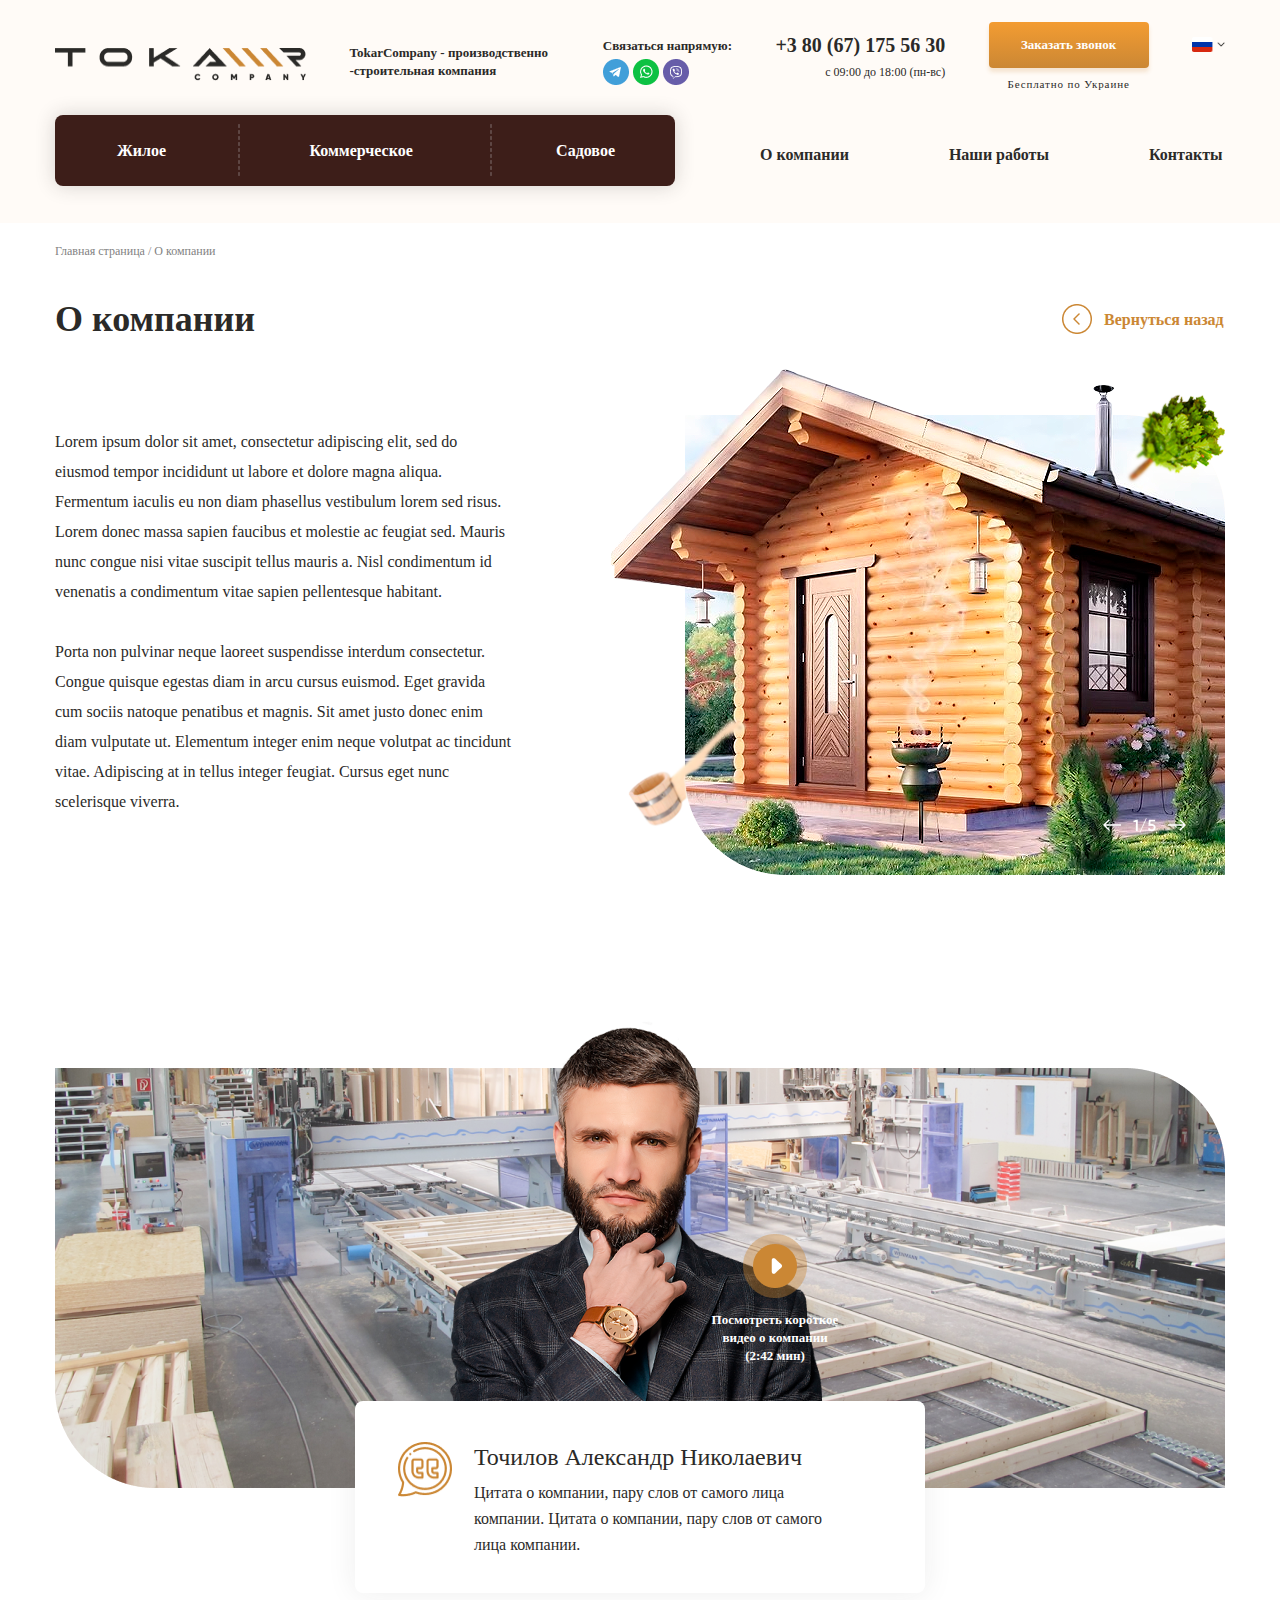
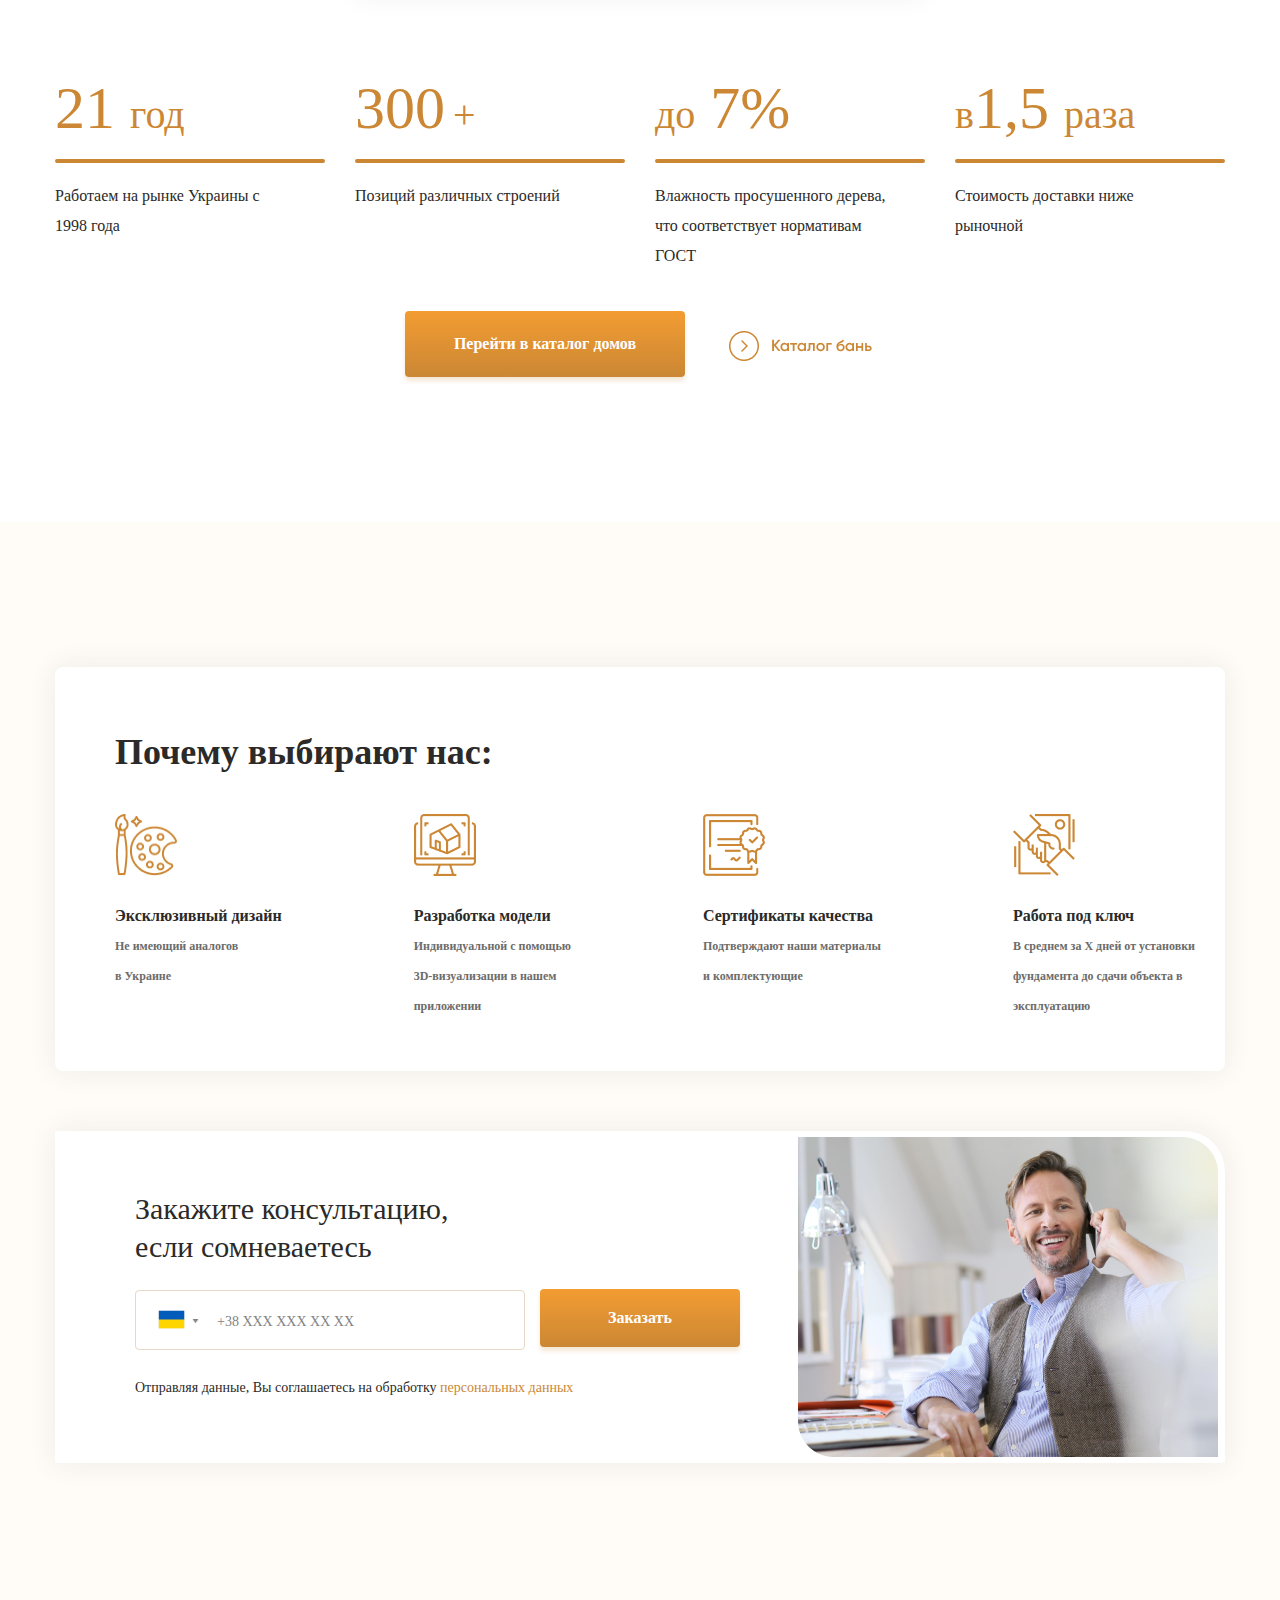
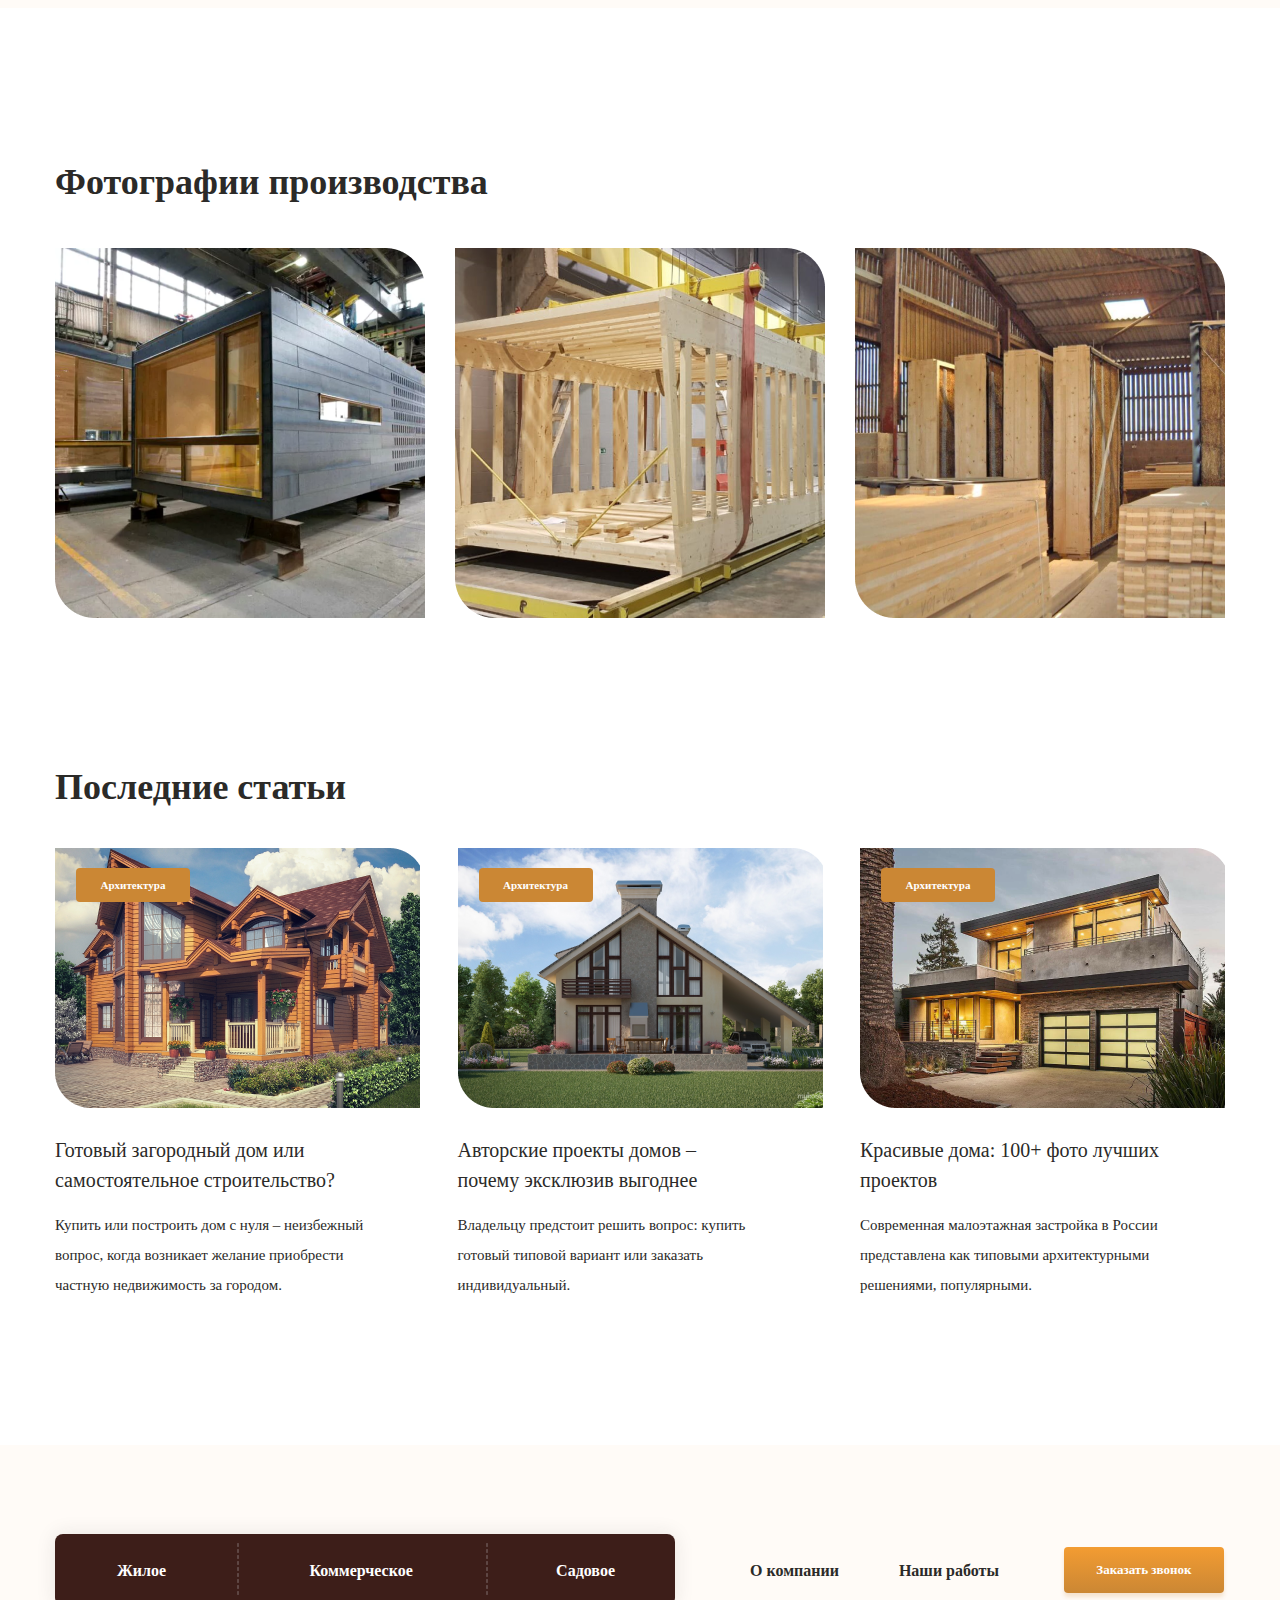
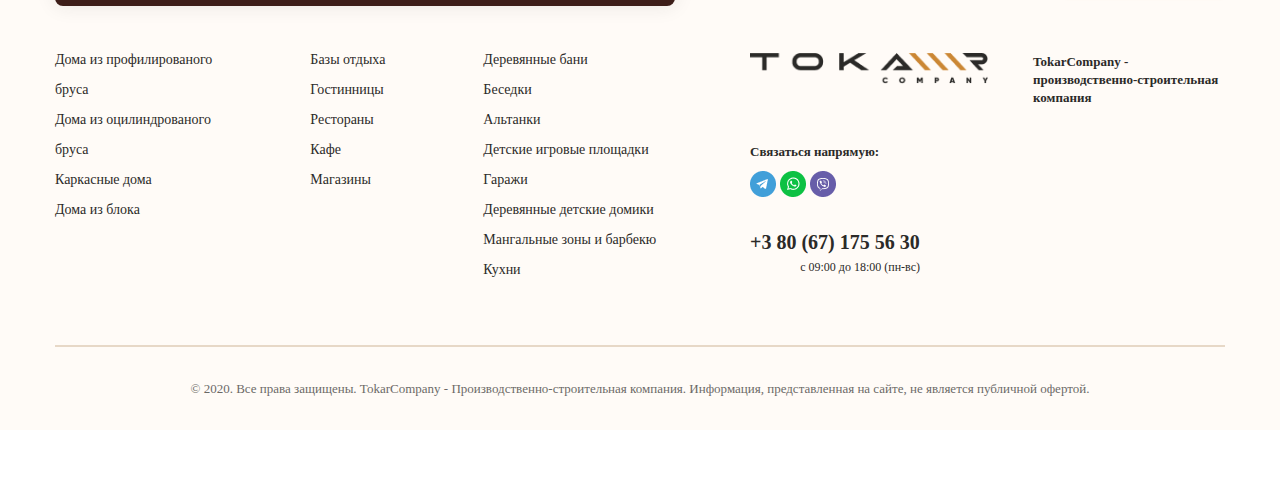
<file: index.html>
<!DOCTYPE html>
<html lang="en">

<head>
   <meta charset="UTF-8">
   <meta http-equiv="X-UA-Compatible" content="IE=edge">
   <meta name="viewport" content="width=device-width, initial-scale=1.0">
   <link rel="stylesheet" href="./css/main.min.css">
   <title>module-3 uy ishi-2</title>
</head>

<body>

   <!-- header-qismi -->
   <header class="header">
      <div class="container">
         <div class="header__inner">
            <!-- inner-text -->
            <div class="header__inner__text">
               <a class="logo-imgs" href="#">
                  <img class="logo-imgs" src="./img/logojon.png" alt="logo" width="251" height="33.1">
               </a>
               <div class="header__inner__card">
                  <p class="header__inner__card__copy">TokarCompany - производственно -строительная компания</p>
               </div>
               <div class="header__inner__card">
                  <p class="header__inner__card__copy2">Связаться напрямую:</p>
                  <div class="header__inner__card__imgs">
                     <a href="https://telegram.com"><img src="./img/Telegram.png" alt="teleglram" width="26"
                           height="26"></a>
                     <a href="https://whatsapp.com"><img src="./img/WhatsApp.png" alt="whatsapp" width="26"
                           height="26"></a>
                     <a href="https://viber.com"><img src="./img/вайбер.png" alt="vayber" width="26" height="26"></a>
                  </div>
               </div>
               <div class="header__inner__card">
                  <a href="tel:+380671755630" class="header__inner__card__copy__box">+3 80 (67) 175 56 30</a>
                  <p class="header__inner__card__copy__next">с 09:00 до 18:00 (пн-вс)</p>
               </div>
               <div class="header__inner__card">
                  <button class="header__inner__card__btn">Заказать звонок</button>
                  <p class="header__inner__card__show">Бесплатно по Украине</p>
               </div>
               <img class="tillar" src="./img/tilni-tanlash.png" alt="tillar" width="33" height="15">
            </div>

            <!-- inner-box -->
            <div class="header__inner__box">
               <div class="header__inner__box__card">
                  <p class="header__inner__box__card__span">
                     <a href="" class="header__inner__box__card__span__link">Жилое</a>
                  </p>
                  <p class="header__inner__box__card__span">
                     <a href="" class="header__inner__box__card__span__link">Коммерческое</a>
                  </p>
                  <p class="header__inner__box__card__span">
                     <a href="" class="header__inner__box__card__span__link">Садовое</a>
                  </p>
               </div>
               <ul class="header__inner__box__list">
                  <li class="header__inner__box__list__item">
                     <a href="" class="header__inner__box__list__item__link">О компании</a>
                  </li>
                  <li class="header__inner__box__list__item">
                     <a href="catalog.html" class="header__inner__box__list__item__link">Наши работы</a>
                  </li>
                  <li class="header__inner__box__list__item">
                     <a href="contact.html" class="header__inner__box__list__item__link">Контакты</a>
                  </li>
               </ul>
            </div>
         </div>
      </div>
   </header>

   <main>

      <!-- hero-qismi -->
      <section>
         <div class="container">
            <div class="hero__inner">
               <div class="hero__inner__card">
                  <p class="hero__inner__card__copy">Главная страница / О компании</p>
                  <h3 class="hero__inner__card__title">
                     <a href="#" class="hero__inner__card__title__link">О компании</a>
                  </h3>
                  <p class="hero__inner__copy">
                     Lorem ipsum dolor sit amet, consectetur adipiscing elit, sed do eiusmod tempor incididunt ut labore
                     et dolore magna aliqua. Fermentum iaculis eu non diam phasellus vestibulum lorem sed risus. Lorem
                     donec massa sapien faucibus et molestie ac feugiat sed. Mauris nunc congue nisi vitae suscipit
                     tellus mauris a. Nisl condimentum id venenatis a condimentum vitae sapien pellentesque habitant.
                     <br> <br>
                     Porta non pulvinar neque laoreet suspendisse interdum consectetur. Congue quisque egestas diam in
                     arcu cursus euismod. Eget gravida cum sociis natoque penatibus et magnis. Sit amet justo donec enim
                     diam vulputate ut. Elementum integer enim neque volutpat ac tincidunt vitae. Adipiscing at in
                     tellus integer feugiat. Cursus eget nunc scelerisque viverra.
                  </p>
               </div>

               <div class="hero__inner__text">
                  <div class="hero__inner__text__card">
                     <a href="#" class="hero__inner__text__card__imgs">
                        <img class="hero__inner__text__card__imgs" src="./img/nazat-ikon.png" alt="ikon" width="30"
                           height="30">
                     </a>
                     <p class="hero__inner__text__span">
                        <a href="#" class="hero__inner__text__span__link">Вернуться назад</a>
                     </p>
                  </div>
                  <img src="./img/hero-img.png" alt="hero" class="hero__inner__text__imgs" width="615" height="506">
               </div>
            </div>
         </div>
      </section>

      <!-- about-qismi -->
      <section>
         <div class="container">
            <div class="about__inner">
               <div class="about__inner__card">
                  <img src="./img/vide-player.png" alt="player" class="about__inner__card__imgs" width="64" height="64">
                  <p class="about__inner__card__copy">Посмотреть короткое видео о компании (2:42 мин)</p>
               </div>
            </div>
            <div class="about__inner__text">
               <img src="./img/tochilov.png" alt="rasm" width="54" height="55">
               <div>
                  <h4 class="about__inner__text__title">Точилов Александр Николаевич</h4>
                  <p class="about__inner__text__copy">
                     Цитата о компании, пару слов от самого лица компании. Цитата о компании, пару слов от самого лица
                     компании.
                  </p>
               </div>
            </div>
         </div>
      </section>

      <!-- interest-qismi -->
      <section>
         <div class="container">
            <div class="interest__inner">
               <div class="interest__inner__card">
                  <div class="interest__inner__card__text">
                     <p class="interest__inner__card__text__copy">
                        21 <span class="interest__inner__card__text__copy__span">год</span>
                     </p>
                     <hr class="interest__inner__card__text__hr">
                     <p class="interest__inner__card__text__next">Работаем на рынке Украины с 1998 года</p>
                  </div>
                  <div class="interest__inner__card__text">
                     <p class="interest__inner__card__text__copy">
                        300<span class="interest__inner__card__text__copy__s">+</span>
                     </p>
                     <hr class="interest__inner__card__text__hr">
                     <p class="interest__inner__card__text__next">Позиций различных строений</p>
                  </div>
                  <div class="interest__inner__card__text">
                     <p class="interest__inner__card__text__copy">
                        <span class="interest__inner__card__text__copy__span">дo</span> 7%
                     </p>
                     <hr class="interest__inner__card__text__hr">
                     <p class="interest__inner__card__text__next">Влажность просушенного дерева, что соответствует
                        нормативам ГОСТ</p>
                  </div>
                  <div class="interest__inner__card__text">
                     <p class="interest__inner__card__text__copy">
                        <span class="interest__inner__card__text__copy__span">в</span>1,5
                        <span class="interest__inner__card__text__copy__span">раза</span>
                     </p>
                     <hr class="interest__inner__card__text__hr">
                     <p class="interest__inner__card__text__next">Стоимость доставки ниже рыночной</p>
                  </div>
               </div>
               <div class="interest__inner__box">
                  <div><button class="interest__inner__box__btn">Перейти в каталог домов</button></div>
                  <div class="interest__inner__box__link">
                     <a href="#">
                        <img src="./img/Каталог бань.png" alt="rasm" width="143" height="30">
                     </a>
                  </div>
               </div>
            </div>
         </div>
      </section>

      <!-- design-qismi -->
      <section class="design">
         <div class="container">
            <div class="design__inner">
               <div class="design__inner__card">
                  <h2 class="design__inner__card__title">Почему выбирают нас:</h2>
                  <div class="design__inner__card__show">
                     <div class="design__inner__card__text">
                        <img src="./img/dizayin-rabotiy.png" alt="rasm" width="62" height="62">
                        <h4 class="design__inner__card__text__title">Эксклюзивный дизайн</h4>
                        <p class="design__inner__card__text__copy">Не имеющий аналогов <br> в Украине</p>
                     </div>
                     <div class="design__inner__card__text">
                        <img src="./img/разбородка-модели.png" alt="rasm" width="62" height="62">
                        <h4 class="design__inner__card__text__title">Разработка модели</h4>
                        <p class="design__inner__card__text__copy">Индивидуальной с помощью <br> 3D-визуализации в нашем
                           <br> приложении
                        </p>
                     </div>
                     <div class="design__inner__card__text">
                        <img src="./img/кочества.png" alt="rasm" width="62" height="62">
                        <h4 class="design__inner__card__text__title">Сертификаты качества</h4>
                        <p class="design__inner__card__text__copy">Подтверждают наши материалы <br> и комплектующие</p>
                     </div>
                     <div class="design__inner__card__text">
                        <img src="./img/кяюч.png" alt="rasm" width="62" height="62">
                        <h4 class="design__inner__card__text__title">Работа под ключ</h4>
                        <p class="design__inner__card__text__copy"> В среднем за Х дней от установки <br> фундамента до
                           сдачи объекта в <br> эксплуатацию</p>
                     </div>
                  </div>
               </div>

               <div class="design__inner__box">
                  <h3 class="design__inner__box__title">Закажите консультацию, если сомневаетесь</h3>
                  <div class="design__inner__box__text">
                     <div class="design__inner__box__text__next">
                        <img src="./img/bayroq.png" alt="bayroq" width="29" height="21">
                        <div class="strelka"><img src="./img/Polygon.png" alt="strelka" width="7" height="4"></div>
                        <p class="design__inner__box__text__next__copy">+38 XXX XXX XX XX</p>
                     </div>
                     <button class="design__inner__box__text__btn">Заказать</button>
                  </div>
                  <p class="design__inner__box__copy">
                     Отправляя данные, Вы соглашаетесь на обработку
                     <span class="design__inner__box__copy__span">персональных данных</span>
                  </p>
               </div>
            </div>
         </div>
      </section>

      <!-- results-qismi -->
      <section>
         <div class="container">
            <div class="results__inner">
               <h3 class="results__inner__title">Фотографии производства</h3>
               <div class="results__inner__card">
                  <img src="./img/one.png" alt="rsam" width="370" height="370">
                  <img src="./img/twoo.png" alt="rsam" width="370" height="370">
                  <img src="./img/three.png" alt="rsam" width="370" height="370">
               </div>
               <h3 class="results__inner__title1">Последние статьи</h3>
               <div class="results__inner__card">
                  <div class="results__inner__card__text">
                     <button class="results__inner__card__text__btn"> Архитектура</button>
                     <h4 class="results__inner__card__text__title">
                        Готовый загородный дом или самостоятельное строительство?
                     </h4>
                     <p class="results__inner__card__text__copy">
                        Купить или построить дом с нуля – неизбежный вопрос, когда возникает желание приобрести частную
                        недвижимость за городом.
                     </p>
                  </div>
                  <div class="results__inner__card__box">
                     <button class="results__inner__card__text__btn"> Архитектура</button>
                     <h4 class="results__inner__card__text__title">
                        Авторские проекты домов – почему эксклюзив выгоднее
                     </h4>
                     <p class="results__inner__card__text__copy">
                        Владельцу предстоит решить вопрос: купить готовый типовой вариант или заказать индивидуальный.
                     </p>
                  </div>
                  <div class="results__inner__card__show">
                     <button class="results__inner__card__text__btn"> Архитектура</button>
                     <h4 class="results__inner__card__text__title">
                        Красивые дома: 100+ фото лучших проектов
                     </h4>
                     <p class="results__inner__card__text__copy">
                        Современная малоэтажная застройка в России представлена как типовыми архитектурными решениями,
                        популярными.
                     </p>
                  </div>
               </div>
            </div>
         </div>
      </section>

   </main>

   <!-- footer-qismi -->
   <footer class="footer">
      <div class="container">
         <div class="footer__inner">
            <div class="footer__inner__card">
               <div class="footer__inner__card__text">
                  <div class="footer__inner__card__text__name">
                     <a href="#" class="footer__inner__card__text__name__link">Жилое</a>
                     <a href="#" class="footer__inner__card__text__name__link">Коммерческое</a>
                     <a href="#" class="footer__inner__card__text__name__link">Садовое</a>
                  </div>
                  <ul class="footer__inner__card__text__list">
                     <li class="footer__inner__card__text__list__item">
                        Дома из профилированого <br> бруса <br>
                        Дома из оцилиндрованого <br> бруса <br>
                        Каркасные дома <br>
                        Дома из блока
                     </li>
                     <li class="footer__inner__card__text__list__item">
                        Базы отдыха <br>
                        Гостинницы <br>
                        Рестораны <br>
                        Кафе <br>
                        Магазины
                     </li>
                     <li class="footer__inner__card__text__list__item">
                        Деревянные бани <br>
                        Беседки <br>
                        Альтанки <br>
                        Детские игровые площадки <br>
                        Гаражи <br>
                        Деревянные детские домики <br>
                        Мангальные зоны и барбекю <br>
                        Кухни
                     </li>
                  </ul>
               </div>

               <div class="footer__inner__card__text">
                  <div class="footer__inner__card__text__both">
                     <p class="footer__inner__card__text__both__copy">
                        <a href="" class="footer__inner__card__text__both__copy__link">О компании</a>
                     </p>
                     <p class="footer__inner__card__text__both__copy">
                        <a href="" class="footer__inner__card__text__both__copy__link">Наши работы</a>
                     </p>
                     <button class="footer__inner__card__text__btn">Заказать звонок</button>
                  </div>
                  <div class="footer__inner__card__text__show">
                     <a href="#">
                        <img src="./img/logojon.png" alt="logo" width="238" height="31" class="footer__imgs">
                     </a>
                     <p class="footer__inner__card__text__show__copy">
                        TokarCompany - производственно-строительная компания
                     </p>
                  </div>
                  <p class="footer__inner__card__text__copy">Связаться напрямую:</p>
                  <div class="footer__logo__img">
                     <a href="https://teleglram.com">
                        <img src="./img/Telegram.png" alt="rasm" width="26" height="26"
                           class="footer__inner__card__img">
                     </a>
                     <a href="https://whatsapp.com">
                        <img src="./img/WhatsApp.png" alt="rasm" width="26" height="26"
                           class="footer__inner__card__img">
                     </a>
                     <a href="https://viber.com">
                        <img src="./img/вайбер.png" alt="rasm" width="26" height="26" class="footer__inner__card__img">
                     </a>
                     <p class="footer__logo__img__tel">
                        <a href="tel:+380671755630" class="footer__logo__img__tel">+3 80 (67) 175 56 30</a>
                     </p>
                     <p class="footer__inner__copy__copy">с 09:00 до 18:00 (пн-вс)</p>
                  </div>
               </div>
            </div>
            <hr class="footer__inner__hr">
            <p class="footer__inner__copy">© 2020. Все права защищены. TokarCompany - Производственно-строительная
               компания. Информация, представленная на сайте, не является публичной офертой.</p>
         </div>
      </div>
   </footer>

</body>

</html>
</file>
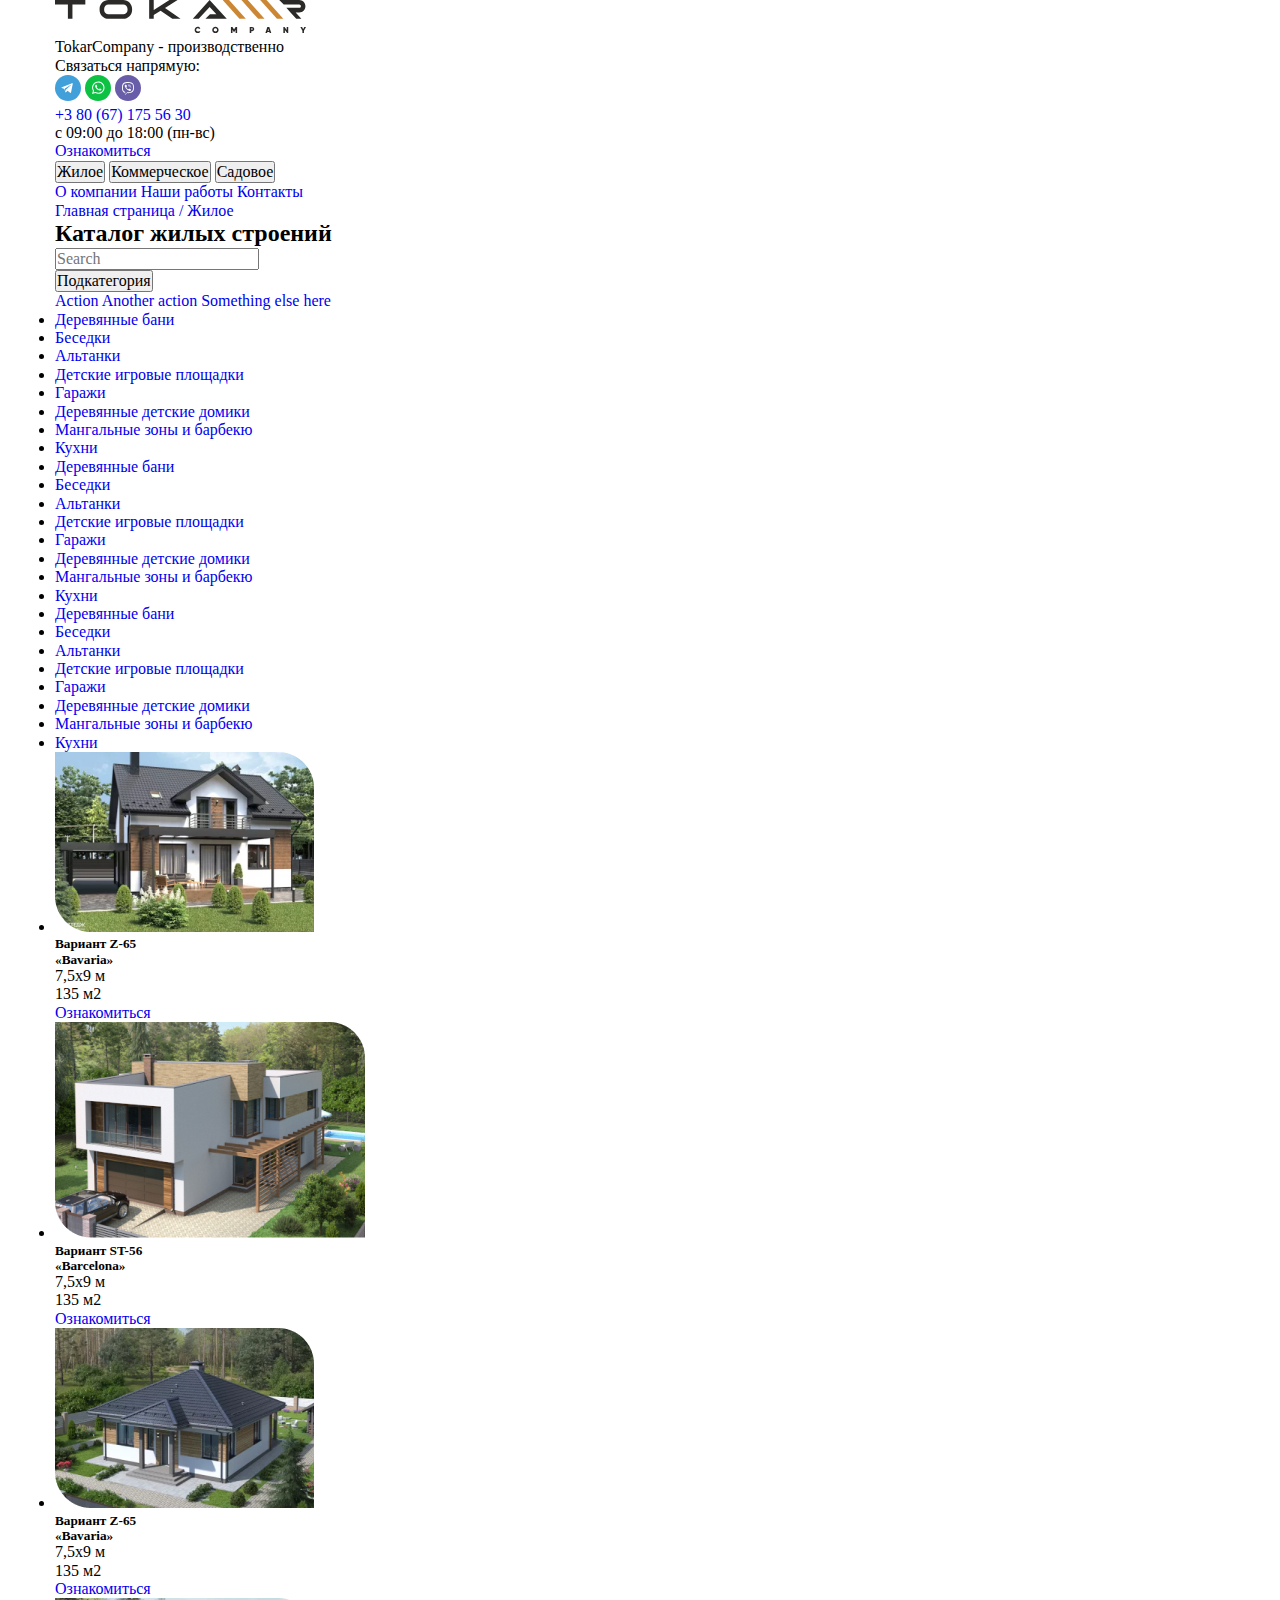
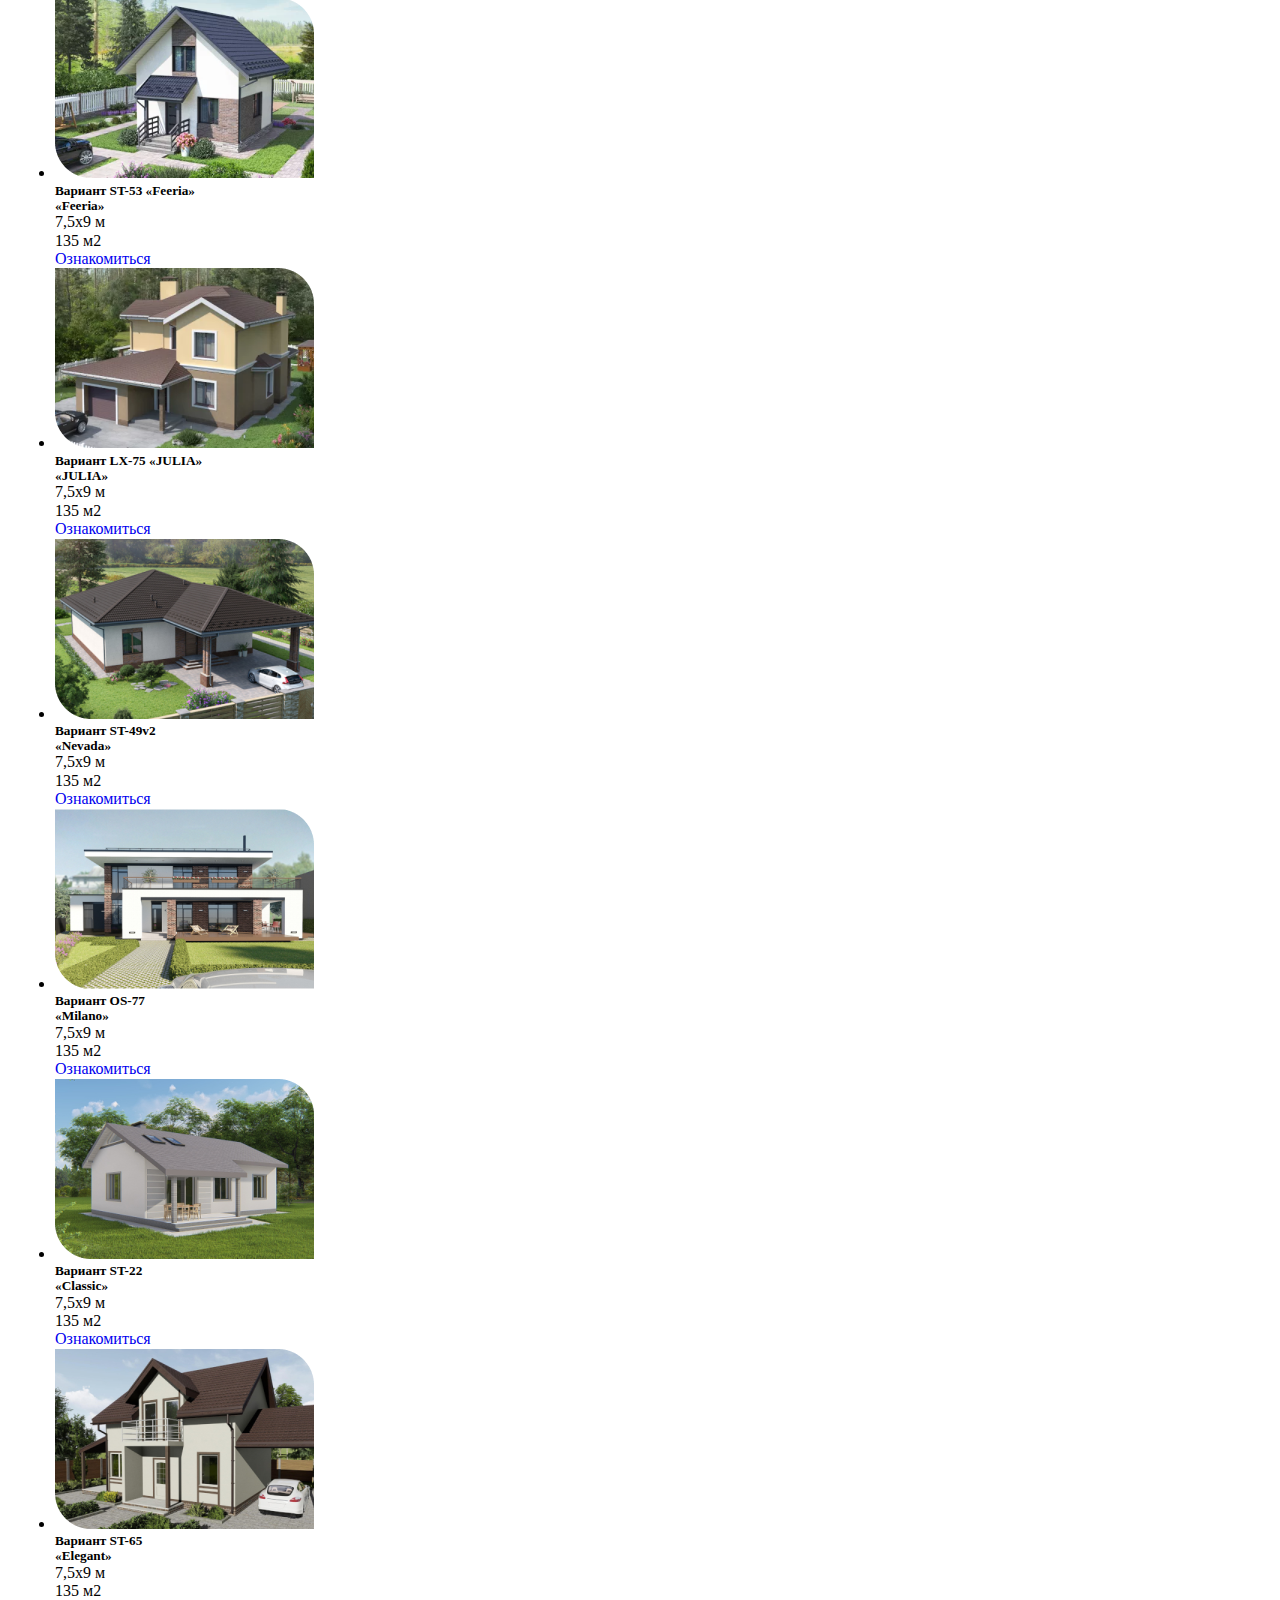
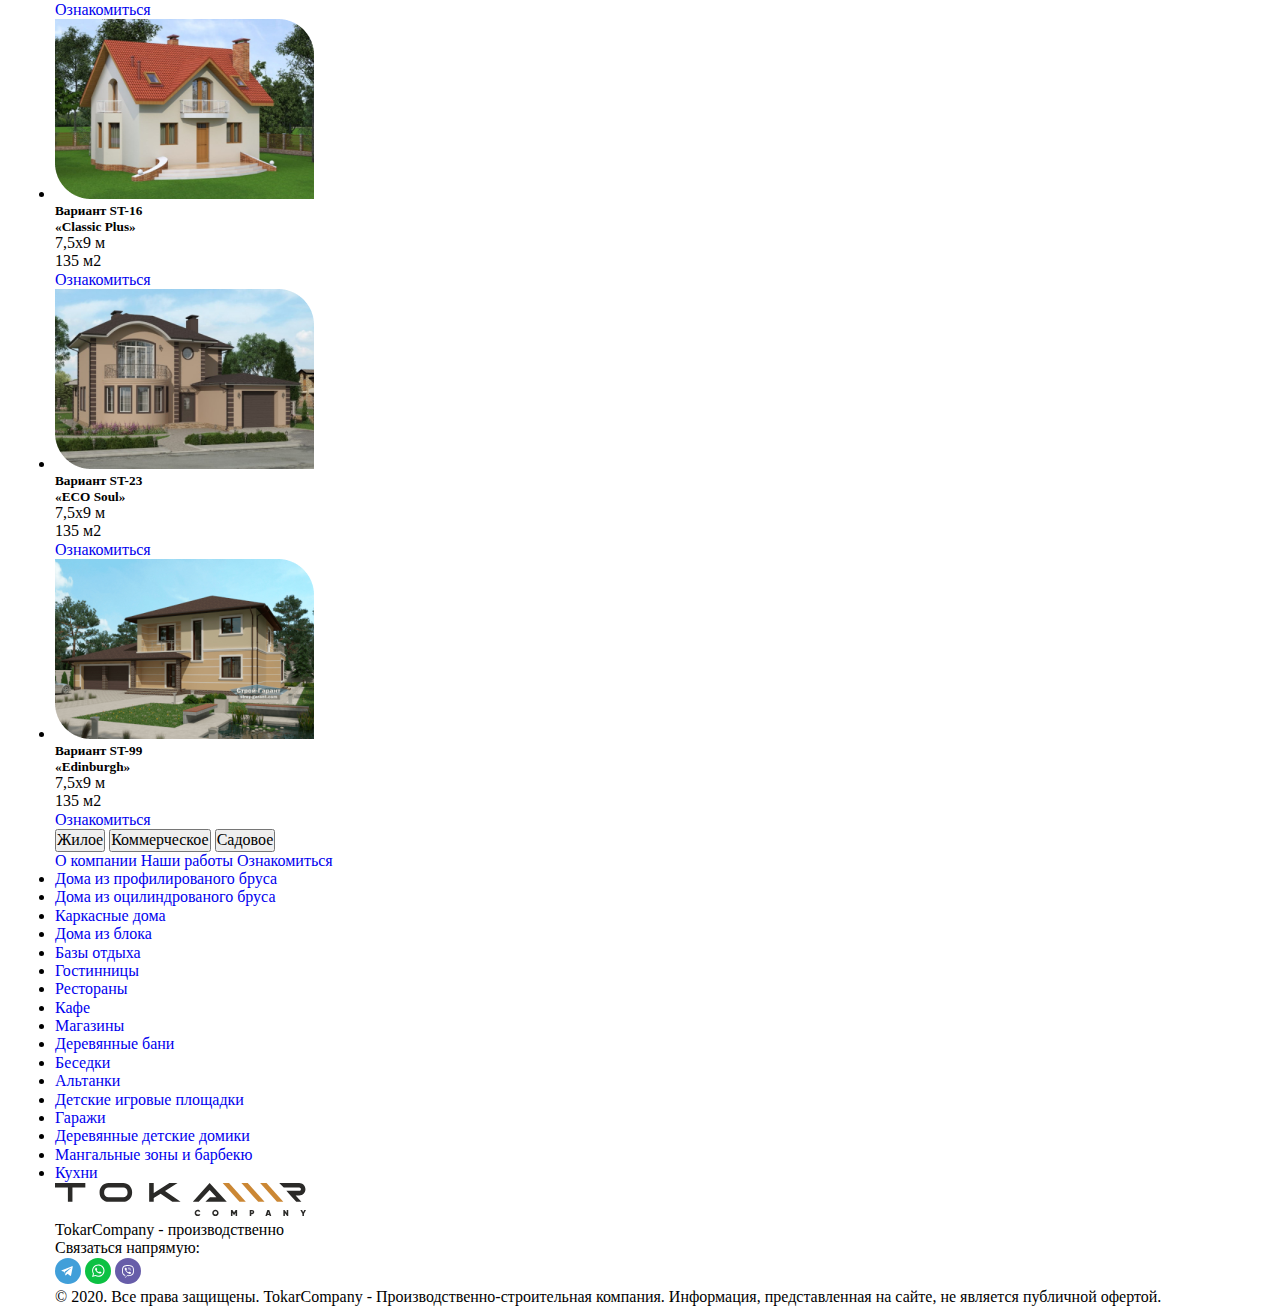
<file: catalog.html>
<!DOCTYPE html>
<html lang="en">
<head>
    <meta charset="UTF-8">
    <meta http-equiv="X-UA-Compatible" content="IE=edge">
    <meta name="viewport" content="width=device-width, initial-scale=1.0">
    <!--👉 Bootstrap-->
    <link href="https://cdn.jsdelivr.net/npm/bootstrap@5.2.1/dist/css/bootstrap.min.css" rel="stylesheet" integrity="sha384-iYQeCzEYFbKjA/T2uDLTpkwGzCiq6soy8tYaI1GyVh/UjpbCx/TYkiZhlZB6+fzT" crossorigin="anonymous">
    <!--👉 css link-->
    <link rel="stylesheet" href="css/main.min.css">
    <title>Tocar Company</title>
</head>
<body>
       <!--💟 Site header-->
        <header class="mt-5">
            <div class="container">
            <div class="d-flex justify-content-between">
              <!--site logo-->
               <a href="index.html"><img src="images/site_logo.svg"></a>
               
               <p>TokarCompany - производственно</p>
              
               <!--Social networks link-->
               <div class="d-flex flex-column">
                    <p>Связаться напрямую:</p>
                    <div>
                        <a href="https://web.telegram.org/z/" target="_blank"><img src="images/Telegram.svg"></a>
                        <a href="https://www.whatsapp.com/?lang=ru" target="_blank" ><img src="images/WhatsApp.svg"></a>
                        <a href="https://www.whatsapp.com/?lang=ru" target="_blank"><img src="images/vayper.svg"></a>
                    </div>
                </div>
                <div d-flex flex-column>
                    <a class="fs-5 text-black text-decoration-none " href="tel:+3 80 (67) 175 56 30">+3 80 (67) 175 56 30</a>
                    <p>с 09:00 до 18:00 (пн-вс)</p>
                </div>
                <a href="#" class="btn btn-warning text-white">Ознакомиться</a>
            </div>

            <div class="d-flex justify-content-between">
                <div class="btn-group" role="group" aria-label="Basic example">
                    <button type="button" class="btn btn-dark">Жилое</button>
                    <button type="button" class="btn btn-dark">Коммерческое</button>
                    <button type="button" class="btn btn-dark">Садовое</button>
                </div>
                
                  <a class="fs-6 text-black text-decoration-none " href="#">О компании</a>
                  <a class="fs-6 text-black text-decoration-none " href="#">Наши работы</a>
                  <a class="fs-6 text-black text-decoration-none " href="contact.html">Контакты</a>
                
            </div>
            </div>
        </header>
        <!--👉 Main-->
        <main>
            <div class="container">
                <section>
                  <a class="mt-4 text-dark text-decoration-none" href="index.html">Главная страница</a>
                  <a class="mt-4 text-dark text-decoration-none" href="index.html">/ Жилое</a>
                  <div class="d-flex justify-content-between">
                    <!--Title-->
                    <h2>Каталог жилых строений</h2>
                    <!--search input-->
                    <form class="form-inline">
                      <input class="form-control mr-sm-2 " type="search" placeholder="Search" aria-label="Search">
                    </form>
                  </div>  
                  <!--👉 Cards-->
                  <div class="d-flex gap-3">
                  <ul class="d-flex flex-column gap-2">
                    <div class="dropdown">
                      <!--button-->
                      <button class="btn btn-warning text-white dropdown-toggle" type="button" id="dropdownMenuButton" data-toggle="dropdown" aria-haspopup="true" aria-expanded="false">
                        Подкатегория
                      </button>

                      <div class="dropdown-menu" aria-labelledby="dropdownMenuButton">
                        <a class="dropdown-item" href="#">Action</a>
                        <a class="dropdown-item" href="#">Another action</a>
                        <a class="dropdown-item" href="#">Something else here</a>
                      </div>
                    </div>
                    <li><a class="fs-6 text-black text-decoration-none" href="#">Деревянные бани</a></li>
                    <li><a class="fs-6 text-black text-decoration-none" href="#">Беседки</a></li>
                    <li><a class="fs-6 text-black text-decoration-none" href="#">Альтанки</a></li>
                    <li><a class="fs-6 text-black text-decoration-none" href="#">Детские игровые площадки</a></li>
                    <li><a class="fs-6 text-black text-decoration-none" href="#"> Гаражи</a></li>
                    <li><a class="fs-6 text-black text-decoration-none" href="#">Деревянные детские домики</a></li>
                    <li><a class="fs-6 text-black text-decoration-none" href="#">Мангальные зоны и барбекю </a></li>
                    <li><a class="fs-6 text-black text-decoration-none" href="#"> Кухни </a></li>
                    <li><a class="fs-6 text-black text-decoration-none" href="#">Деревянные бани</a></li>
                    <li><a class="fs-6 text-black text-decoration-none" href="#">Беседки</a></li>
                    <li><a class="fs-6 text-black text-decoration-none" href="#">Альтанки</a></li>
                    <li><a class="fs-6 text-black text-decoration-none" href="#">Детские игровые площадки</a></li>
                    <li><a class="fs-6 text-black text-decoration-none" href="#"> Гаражи</a></li>
                    <li><a class="fs-6 text-black text-decoration-none" href="#">Деревянные детские домики</a></li>
                    <li><a class="fs-6 text-black text-decoration-none" href="#">Мангальные зоны и барбекю </a></li>
                    <li><a class="fs-6 text-black text-decoration-none" href="#"> Кухни </a></li>
                    <li><a class="fs-6 text-black text-decoration-none" href="#">Деревянные бани</a></li>
                    <li><a class="fs-6 text-black text-decoration-none" href="#">Беседки</a></li>
                    <li><a class="fs-6 text-black text-decoration-none" href="#">Альтанки</a></li>
                    <li><a class="fs-6 text-black text-decoration-none" href="#">Детские игровые площадки</a></li>
                    <li><a class="fs-6 text-black text-decoration-none" href="#"> Гаражи</a></li>
                    <li><a class="fs-6 text-black text-decoration-none" href="#">Деревянные детские домики</a></li>
                    <li><a class="fs-6 text-black text-decoration-none" href="#">Мангальные зоны и барбекю </a></li>
                    <li><a class="fs-6 text-black text-decoration-none" href="#"> Кухни </a></li>

                  </ul>
                    <ul class="ulBlock grid-container mt-5">
                        <li>
                            <div class="optionCard p-1 card shadow" style="width: 18rem;">
                                <img src="images/home.png" class="card-img-top" alt="home image">
                                <div class="card-body">
                                  <h5 class="card-title">Вариант Z-65</h5>
                                  <h5 class="card-title">«Bavaria»</h5>
                                  <div class="d-flex gap-5">
                                    <p>7,5х9 м</p>
                                    <p>135 м2</p>
                                  </div>
                                  <a href="#" class="btn btn-warning text-white">Ознакомиться</a>
                                </div>
                            </div>
                        </li>

                        <li>
                            <div class="optionCard p-1 card shadow" style="width: 18rem;">
                                <img src="images/home2.png" class="card-img-top" alt="home image">
                                <div class="card-body">
                                  <h5 class="card-title">Вариант ST-56</h5>
                                  <h5 class="card-title"> «Barcelona»</h5>
                                  <div class="d-flex gap-5">
                                    <p>7,5х9 м</p>
                                    <p>135 м2</p>
                                  </div>
                                  <a href="#" class="btn btn-warning text-white">Ознакомиться</a>
                                </div>
                            </div>
                        </li>

                        <li>
                            <div class="optionCard p-1 card shadow" style="width: 18rem;">
                                <img src="images/home3.png" class="card-img-top" alt="home image">
                                <div class="card-body">
                                  <h5 class="card-title">Вариант Z-65</h5>
                                  <h5 class="card-title">«Bavaria»</h5>
                                  <div class="d-flex gap-5">
                                    <p>7,5х9 м</p>
                                    <p>135 м2</p>
                                  </div>
                                  <a href="#" class="btn btn-warning text-white">Ознакомиться</a>
                                </div>
                            </div>
                        </li>
                        
                        <li>
                            <div class="optionCard p-1 card shadow" style="width: 18rem;">
                                <img src="images/home4.png" class="card-img-top" alt="home image">
                                <div class="card-body">
                                  <h5 class="card-title">Вариант ST-53 «Feeria»</h5>
                                  <h5 class="card-title">«Feeria»</h5>
                                  <div class="d-flex gap-5">
                                    <p>7,5х9 м</p>
                                    <p>135 м2</p>
                                  </div>
                                  <a href="#" class="btn btn-warning text-white">Ознакомиться</a>
                                </div>
                            </div>
                        </li>

                        <li>
                            <div class="optionCard p-1 card shadow" style="width: 18rem;">
                                <img src="images/home5.png" class="card-img-top" alt="home image">
                                <div class="card-body">
                                  <h5 class="card-title">Вариант LX-75
                                    «JULIA»</h5>
                                  <h5 class="card-title">«JULIA»</h5>
                                  <div class="d-flex gap-5">
                                    <p>7,5х9 м</p>
                                    <p>135 м2</p>
                                  </div>
                                  <a href="#" class="btn btn-warning text-white">Ознакомиться</a>
                                </div>
                            </div>
                        </li>

                        <li>
                            <div class="optionCard p-1 card shadow" style="width: 18rem;">
                                <img src="images/home6.png" class="card-img-top" alt="home image">
                                <div class="card-body">
                                  <h5 class="card-title">Вариант ST-49v2</h5>
                                  <h5 class="card-title"> «Nevada»</h5>
                                  <div class="d-flex gap-5">
                                    <p>7,5х9 м</p>
                                    <p>135 м2</p>
                                  </div>
                                  <a href="#" class="btn btn-warning text-white">Ознакомиться</a>
                                </div>
                            </div>
                        </li>
                        
                        <li>
                            <div class="optionCard p-1 card shadow" style="width: 18rem;">
                                <img src="images/home7.png" class="card-img-top" alt="home image">
                                <div class="card-body">
                                  <h5 class="card-title">Вариант OS-77</h5>
                                  <h5 class="card-title">«Milano»</h5>
                                  <div class="d-flex gap-5">
                                    <p>7,5х9 м</p>
                                    <p>135 м2</p>
                                  </div>
                                  <a href="#" class="btn btn-warning text-white">Ознакомиться</a>
                                </div>
                            </div>
                        </li>

                        <li>
                            <div class="optionCard p-1 card shadow" style="width: 18rem;">
                                <img src="images/home8.png" class="card-img-top" alt="home image">
                                <div class="card-body">
                                  <h5 class="card-title">Вариант ST-22 </h5>
                                  <h5 class="card-title">«Classic»</h5>
                                  <div class="d-flex gap-5">
                                    <p>7,5х9 м</p>
                                    <p>135 м2</p>
                                  </div>
                                  <a href="#" class="btn btn-warning text-white">Ознакомиться</a>
                                </div>
                            </div>
                        </li>

                        <li>
                            <div class="optionCard p-1 card shadow" style="width: 18rem;">
                                <img src="images/home9.png" class="card-img-top" alt="home image">
                                <div class="card-body">
                                  <h5 class="card-title">Вариант ST-65 </h5>
                                  <h5 class="card-title">«Elegant»</h5>
                                  <div class="d-flex gap-5">
                                    <p>7,5х9 м</p>
                                    <p>135 м2</p>
                                  </div>
                                  <a href="#" class="btn btn-warning text-white">Ознакомиться</a>
                                </div>
                            </div>
                        </li>
                        
                        <li>
                            <div class="optionCard p-1 card shadow" style="width: 18rem;">
                                <img src="images/home10.png" class="card-img-top" alt="home image">
                                <div class="card-body">
                                  <h5 class="card-title">Вариант ST-16</h5>
                                    <h5>«Classic Plus»</h5>
                                  <div class="d-flex gap-5">
                                    <p>7,5х9 м</p>
                                    <p>135 м2</p>
                                  </div>
                                  <a href="#" class="btn btn-warning text-white">Ознакомиться</a>
                                </div>
                            </div>
                        </li>

                        <li>
                            <div class="optionCard p-1 card shadow" style="width: 18rem;">
                                <img src="images/home11.png" class="card-img-top" alt="home image">
                                <div class="card-body">
                                  <h5 class="card-title">Вариант ST-23</h5>
                                  <h5 class="card-title"> «ECO Soul»</h5>
                                  
                                  <div class="d-flex gap-5">
                                    <p>7,5х9 м</p>
                                    <p>135 м2</p>
                                  </div>
                                  <a href="#" class="btn btn-warning text-white">Ознакомиться</a>
                                </div>
                            </div>
                        </li>

                        <li>
                            <div class="optionCard p-1 card shadow" style="width: 18rem;">
                                <img src="images/home12.png" class="card-img-top" alt="home image">
                                <div class="card-body">
                                  <h5 class="card-title">Вариант ST-99</h5>
                                  <h5 class="card-title">«Edinburgh»</h5>
                                  <div class="d-flex gap-5">
                                    <p>7,5х9 м</p>
                                    <p>135 м2</p>
                                  </div>
                                  <a href="#" class="btn btn-warning text-white">Ознакомиться</a>
                                </div>
                            </div>
                        </li> 

                        </ul>
                      </div>
                </section>
            </div>
        </main>
        <!--👉 Footer-->
    <footer class="mt-5">
        <div class="container pt-5 ">
            <div class="d-flex justify-content-between">
                <div class="btn-group" role="group" aria-label="Basic example">
                    <button type="button" class="btn btn-dark">Жилое</button>
                    <button type="button" class="btn btn-dark">Коммерческое</button>
                    <button type="button" class="btn btn-dark">Садовое</button>
                </div>
                
                <a class="fs-6 text-black text-decoration-none " href="#">О компании</a>
                <a class="fs-6 text-black text-decoration-none " href="#">Наши работы</a>
                  
                <a href="#" class="btn btn-warning text-white">Ознакомиться</a>  
            </div>
            
            <div class="d-flex justify-content-between mt-4">
                <ul>
                    <li><a class="fs-6 text-black text-decoration-none" href="#">Дома из профилированого бруса</a></li>
                    <li><a class="fs-6 text-black text-decoration-none" href="#">Дома из оцилиндрованого бруса</a></li>
                    <li><a class="fs-6 text-black text-decoration-none" href="#">Каркасные дома</a></li>
                    <li><a class="fs-6 text-black text-decoration-none" href="#">Дома из блока</a></li>
                </ul>
                <ul>
                    <li><a class="fs-6 text-black text-decoration-none" href="#">Базы отдыха</a></li>
                    <li><a class="fs-6 text-black text-decoration-none" href="#"> Гостинницы</a></li>
                    <li><a class="fs-6 text-black text-decoration-none" href="#">Рестораны</a></li>
                    <li><a class="fs-6 text-black text-decoration-none" href="#">Кафе</a></li>
                    <li><a class="fs-6 text-black text-decoration-none" href="#">Магазины</a></li>
                    
                </ul>
                <ul>
                    <li><a class="fs-6 text-black text-decoration-none" href="#">Деревянные бани</a></li>
                    <li><a class="fs-6 text-black text-decoration-none" href="#">Беседки</a></li>
                    <li><a class="fs-6 text-black text-decoration-none" href="#">Альтанки</a></li>
                    <li><a class="fs-6 text-black text-decoration-none" href="#">Детские игровые площадки</a></li>
                    <li><a class="fs-6 text-black text-decoration-none" href="#"> Гаражи</a></li>
                    <li><a class="fs-6 text-black text-decoration-none" href="#">Деревянные детские домики</a></li>
                    <li><a class="fs-6 text-black text-decoration-none" href="#">Мангальные зоны и барбекю </a></li>
                    <li><a class="fs-6 text-black text-decoration-none" href="#"> Кухни </a></li>
                </ul>
                <!--Footer site logo-->
                <a href="index.html"><img src="images/site_logo.svg"></a>
               
               <p>TokarCompany - производственно</p>
              
               <!--Social networks link-->
               <div class="d-flex flex-column">
                    <p>Связаться напрямую:</p>
                    <div>
                        <a href="#"><img src="images/Telegram.svg"></a>
                        <a href="#"><img src="images/WhatsApp.svg"></a>
                        <a href="#"><img src="images/vayper.svg"></a>
                    </div>
                </div>
            </div>

            <p class="text-center mt-5">© 2020. Все права защищены. TokarCompany - Производственно-строительная компания. Информация, представленная на сайте, не является публичной офертой.</p>
        </div>
    </footer> 
    
</body>
</html>
</file>
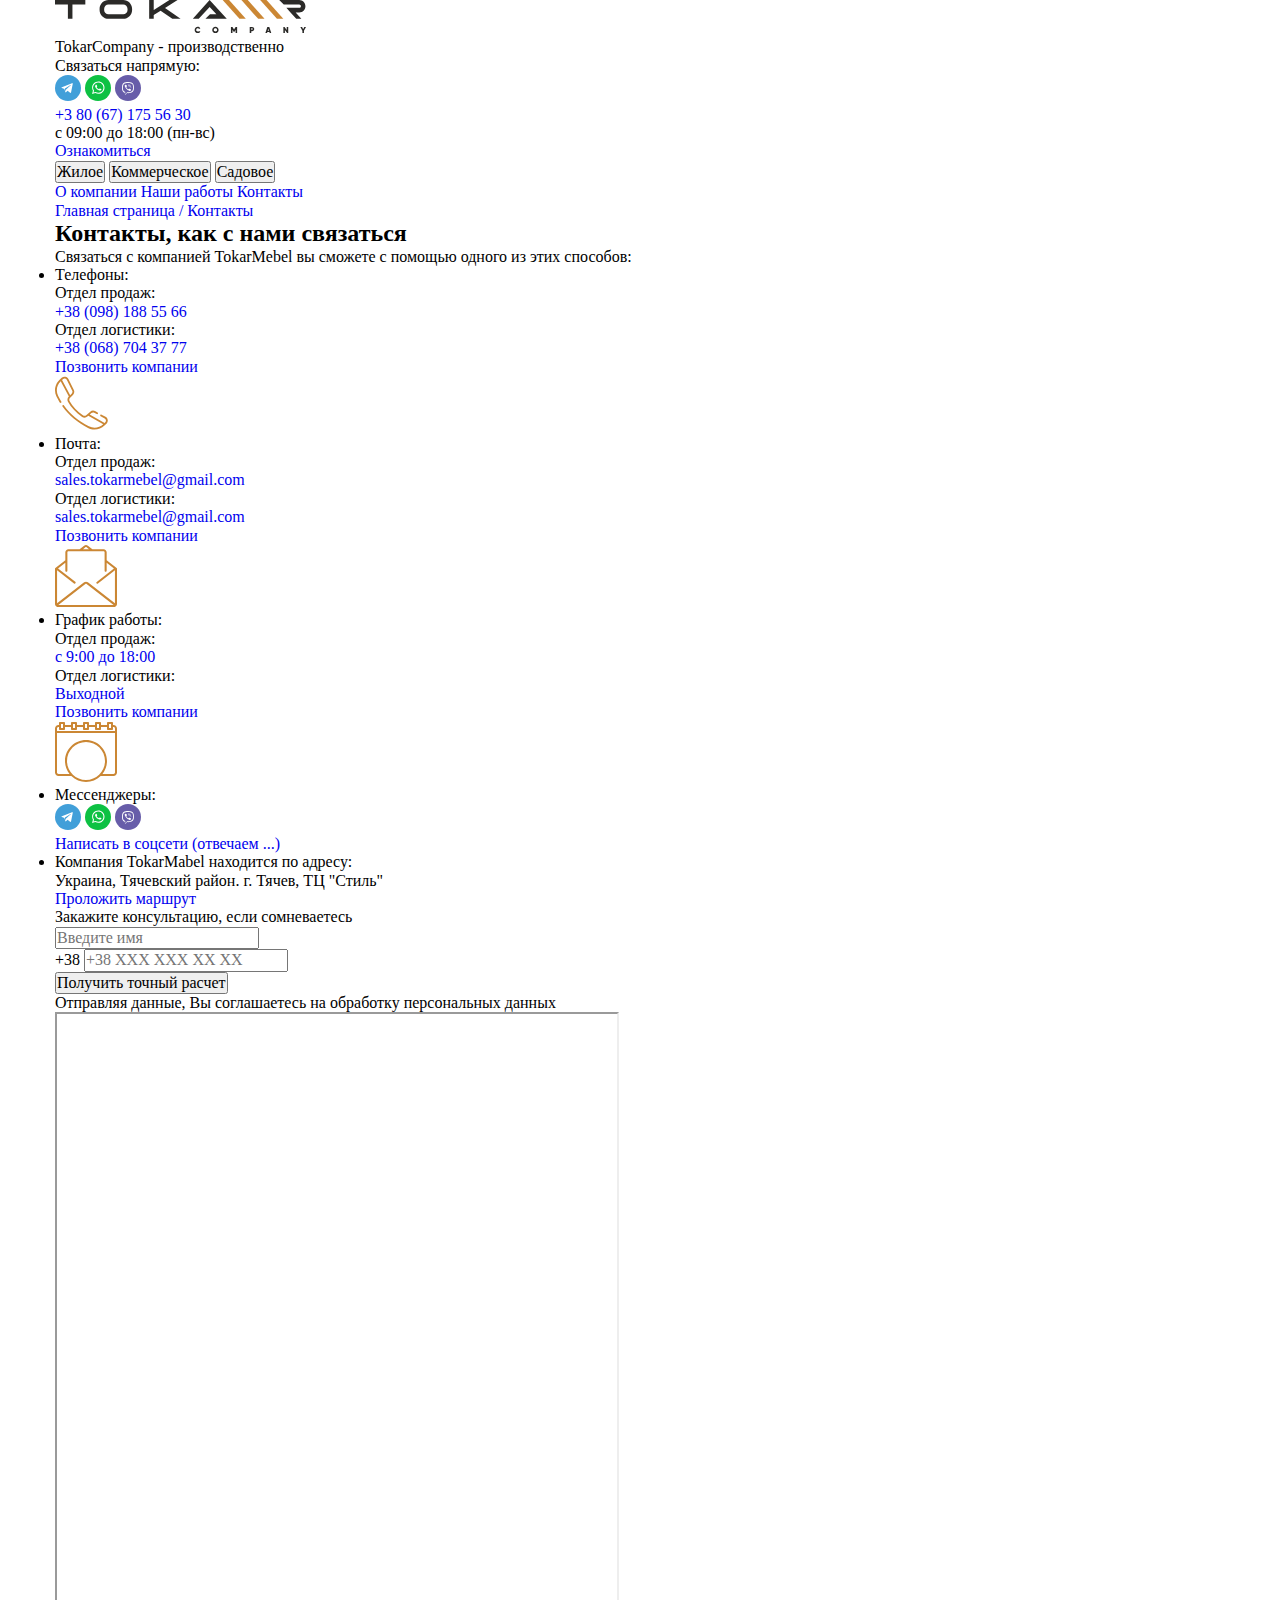
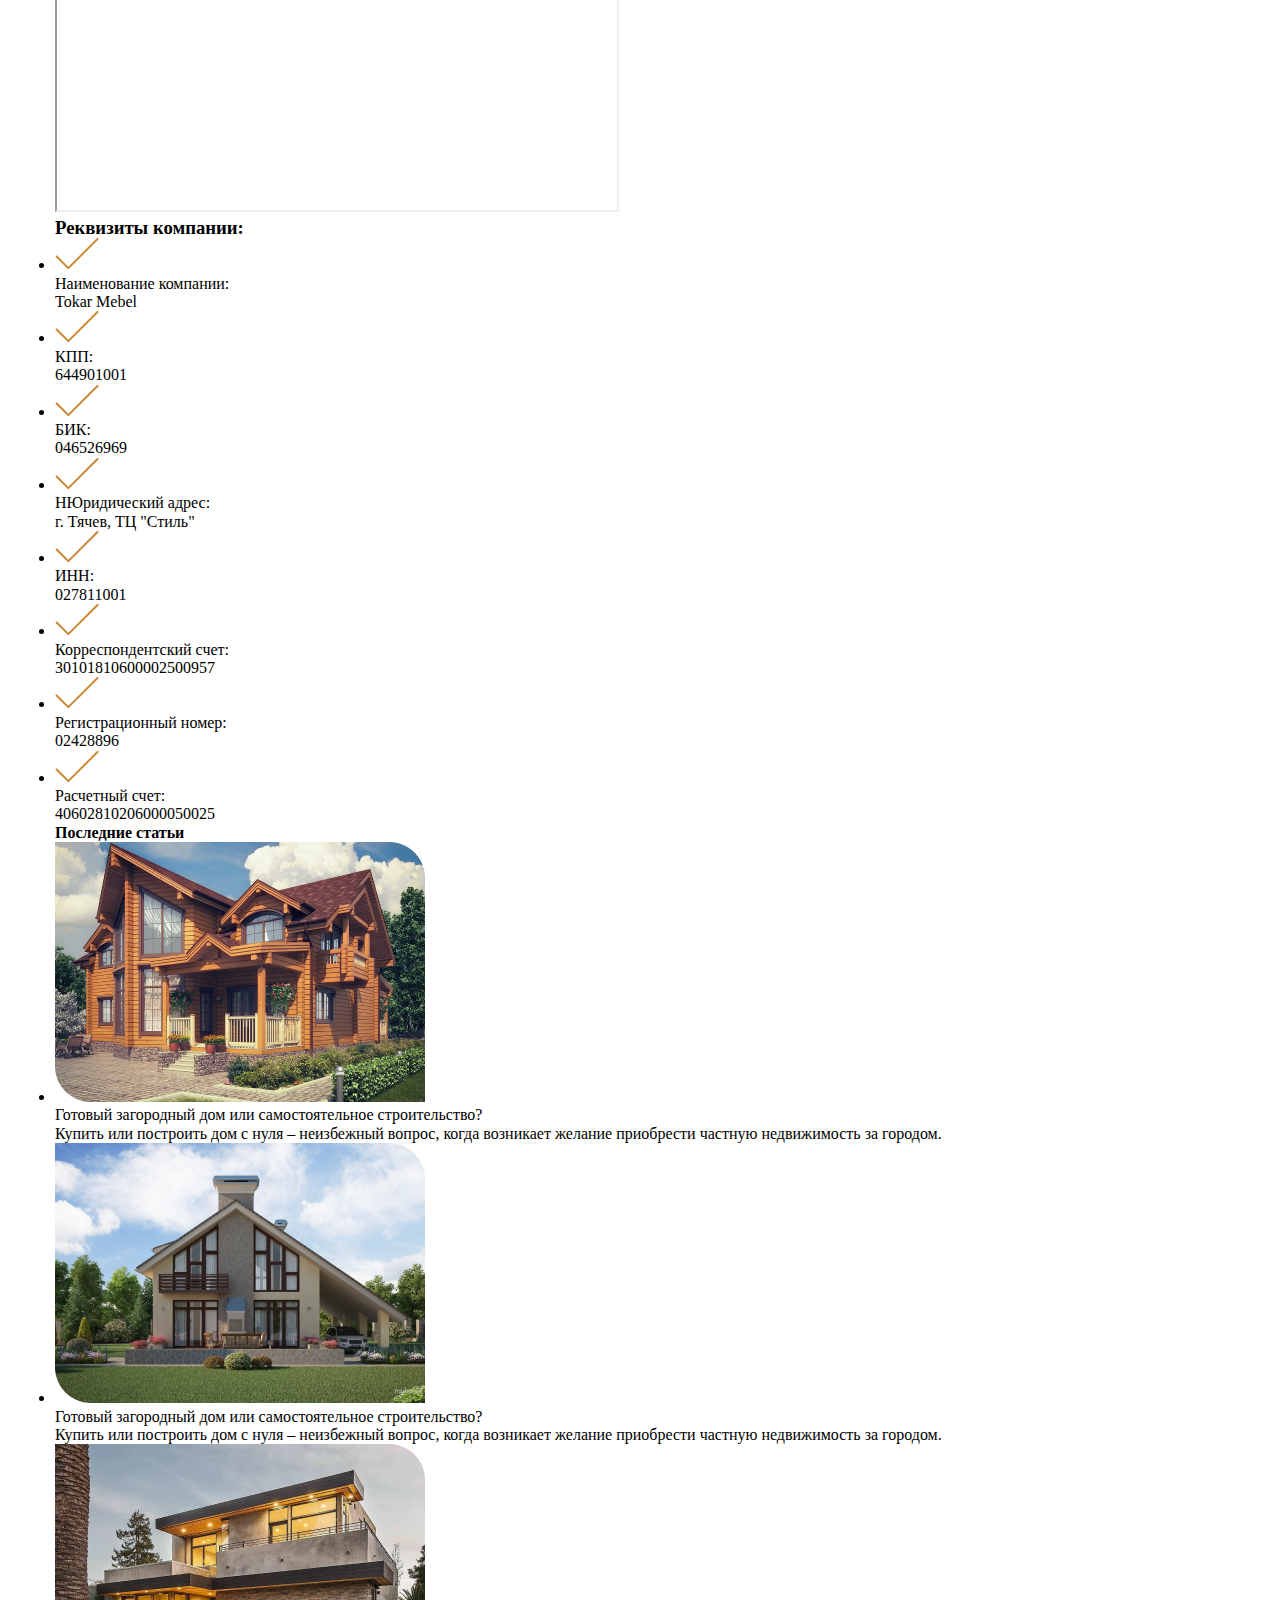
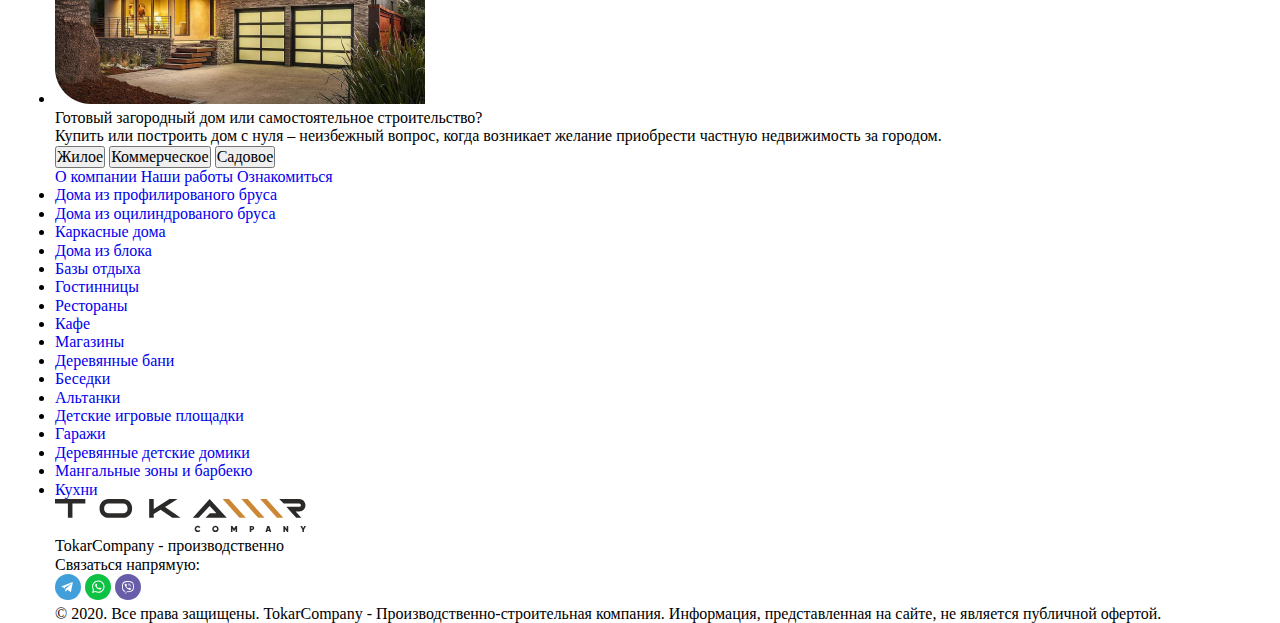
<file: contact.html>
<!DOCTYPE html>
<html lang="en">
<head>
    <meta charset="UTF-8">
    <meta http-equiv="X-UA-Compatible" content="IE=edge">
    <meta name="viewport" content="width=device-width, initial-scale=1.0">
    <!--👉 Bootstrap-->
    <link href="https://cdn.jsdelivr.net/npm/bootstrap@5.2.1/dist/css/bootstrap.min.css" rel="stylesheet" integrity="sha384-iYQeCzEYFbKjA/T2uDLTpkwGzCiq6soy8tYaI1GyVh/UjpbCx/TYkiZhlZB6+fzT" crossorigin="anonymous">
    <!--👉 css link-->
    <link rel="stylesheet" href="css/main.min.css">
    <title>Tocar Company</title>
</head>
<body>
       <!--🖐Site header-->
        <header class="mt-5">
            <div class="container">
            <div class="d-flex justify-content-between">
              <!--site logo-->
               <a href="index.html"><img src="images/site_logo.svg"></a>
               
               <p>TokarCompany - производственно</p>
              
               <!--Social networks link-->
               <div class="d-flex flex-column">
                    <p>Связаться напрямую:</p>
                    <div>
                        <a href="https://web.telegram.org/z/" target="_blank"><img src="images/Telegram.svg"></a>
                        <a href="https://www.whatsapp.com/?lang=ru" target="_blank" ><img src="images/WhatsApp.svg"></a>
                        <a href="https://www.whatsapp.com/?lang=ru" target="_blank"><img src="images/vayper.svg"></a>
                    </div>
                </div>
                <div d-flex flex-column>
                    <a class="fs-5 text-black text-decoration-none " href="tel:+3 80 (67) 175 56 30">+3 80 (67) 175 56 30</a>
                    <p>с 09:00 до 18:00 (пн-вс)</p>
                </div>
                <a href="#" class="btn btn-warning text-white">Ознакомиться</a>
            </div>

            <div class="d-flex justify-content-between">
                <div class="btn-group" role="group" aria-label="Basic example">
                    <button type="button" class="btn btn-dark">Жилое</button>
                    <button type="button" class="btn btn-dark">Коммерческое</button>
                    <button type="button" class="btn btn-dark">Садовое</button>
                </div>
                
                  <a class="fs-6 text-black text-decoration-none " href="#">О компании</a>
                  <a class="fs-6 text-black text-decoration-none " href="#">Наши работы</a>
                  <a class="fs-6 text-black text-decoration-none " href="contact.html">Контакты</a>
                
            </div>
            </div>
        </header>
        <!--👉 main-->
        <main>
            <div class="container">
                <section >

                    <div class="d-flex gap-5 mt-5">
                        <div>
                        <a  class="text-dark text-decoration-none" href="index.html">Главная страница </a>
                        <a class="text-dark text-decoration-none"  href="contact.html">/ Контакты</a>
                  
                        <!--Title-->
                        <h2>Контакты, как с нами связаться</h2>
                        <p class="my-4 ">
                            Связаться с компанией TokarMebel вы сможете с помощью одного из этих способов:
                        </p>
                        
                        <ul class="d-flex flex-column gap-4">
                            <li class="d-flex justify-content-between  py-4 px-5 shadow-lg  ">
                                <div>
                                    <p class="fs-2xl fw-bold">Телефоны:</p>
                                    
                                    <div class="d-flex gap-3">
                                        <p>Отдел продаж:</p>
                                        <a class="text-black fw-bold" href="tel:+38 (098) 188 55 66" target="_blank">+38 (098) 188 55 66</a>
                                    </div>
                                    <div class="d-flex gap-3">
                                        <p>Отдел логистики:</p>
                                        <a class="text-black fw-bold" href="+38 (068) 704 37 77" target="_blank">+38 (068) 704 37 77</a>
                                    </div>
                                    <a class="text-warning" href="#">Позвонить компании</a>
                                </div>
                                <img src="images/contact.svg">
                            
                            </li>

                            <li class="d-flex justify-content-between py-4 px-5 shadow-lg  ">
                                <div>
                                    <p class="fs-2xl fw-bold">Почта:</p>
                                    
                                    <div class="d-flex gap-3">
                                        <p>Отдел продаж:</p>
                                        <a class="text-black fw-bold" href="tel:+38 (098) 188 55 66" target="_blank">sales.tokarmebel@gmail.com</a>
                                    </div>
                                    <div class="d-flex gap-3">
                                        <p>Отдел логистики:</p>
                                        <a class="text-black fw-bold" href="+38 (068) 704 37 77" target="_blank">sales.tokarmebel@gmail.com</a>
                                    </div>
                                    <a class="text-warning" href="#">Позвонить компании</a>
                                </div>
                                <img src="images/mail.svg">
                            
                            </li>

                            <li class="d-flex justify-content-between py-4 px-5 shadow-lg  ">
                                <div>
                                    <p class="fs-2xl fw-bold">График работы:</p>
                                    
                                    <div class="d-flex gap-3">
                                        <p>Отдел продаж:</p>
                                        <a class="text-black fw-bold" href="tel:+38 (098) 188 55 66" target="_blank">с 9:00 до 18:00</a>
                                    </div>
                                    <div class="d-flex gap-3">
                                        <p>Отдел логистики:</p>
                                        <a class="text-black fw-bold" href="+38 (068) 704 37 77" target="_blank">Выходной</a>
                                    </div>
                                    <a class="text-warning " href="#">Позвонить компании</a>
                                </div>
                                <img src="images/timework.svg">
                            
                            </li>

                            <li class="d-flex flex-column py-4 px-5 shadow-lg  ">
                                
                                <p class="fs-2xl fw-bold">Мессенджеры:</p>
                                    <div>
                                        <a href="https://web.telegram.org/z/" target="_blank"><img src="images/Telegram.svg"></a>
                                        <a href="https://www.whatsapp.com/?lang=ru" target="_blank" ><img src="images/WhatsApp.svg"></a>
                                        <a href="https://www.whatsapp.com/?lang=ru" target="_blank"><img src="images/vayper.svg"></a>
                                    </div>
                                    <a class="text-warning" href="#">Написать в соцсети (отвечаем ...)</a>
                                
                            
                            </li>

                            <li>
                                <p>Компания TokarMabel находится по адресу:</p>
                                <p>Украина, Тячевский район. г. Тячев, ТЦ "Стиль"</p>
                                <a class="text-warning" href="#">Проложить маршрут</a>
                            </li>
                        </ul>
                        </div>
                        
                        <!--✍ Form-->
                        <div>
                            <div class="py-5 px-5 mb-4 rounded-3 form-group shadow-lg">
                                <p class="mb-4 fs-2">Закажите консультацию, если сомневаетесь</p>
                                <input class="form-control mb-4" type="text" placeholder="Введите имя">
                                
                                    <div class="input-group">
                                       <span class="input-group-text" >+38</span>
                                           <input type="tel" class="form-control" id="exampleFormControlInput3" maxlength="10" placeholder="+38 XXX XXX XX XX" >
                                    </div> 
                                    <button class="btn btn-warning text-white my-4" type="submit">Получить точный расчет</button>
                                    <p>Отправляя данные, Вы соглашаетесь на обработку персональных данных</p>
                             </div>
                        
                            <iframe src="https://www.google.com/maps/d/embed?mid=1KUWpAJRMOgiDJu729AT9BgBeIUI&ehbc=2E312F" width="564" height="800"></iframe>
                        </div>                     
                    
                </section>     
            </div>
            <!--👉 Section-->
                <section>
                    <div class="container py-5">
                        <h3 class="my-5">Реквизиты компании:</h3>
                        <ul class="grid-container">
                            <li class="d-flex gap-4 rounded-2 py-4 px-5 shadow-lg">
                                <img src="images/icon.svg">
                                <div>
                                    <p>Наименование компании:</p>
                                    <p>Tokar Mebel</p>
                                </div>
                            </li>

                            <li class="d-flex gap-4 rounded-2 py-4 px-5 shadow-lg">
                                <img src="images/icon.svg">
                                <div>
                                    <p>КПП:</p>
                                    <p>644901001</p>
                                </div>
                            </li>

                            <li class="d-flex gap-4 rounded-2 py-4 px-5 shadow-lg">
                                <img src="images/icon.svg">
                                <div>
                                    <p>БИК:</p>
                                    <p>046526969</p>
                                </div>
                            </li>

                            <li class="d-flex gap-4 rounded-2 py-4 px-5 shadow-lg">
                                <img src="images/icon.svg">
                                <div>
                                    <p>НЮридический адрес:</p>
                                    <p> г. Тячев, ТЦ "Стиль"</p>
                                </div>
                            </li>

                            <li class="d-flex gap-4 rounded-2 py-4 px-5 shadow-lg">
                                <img src="images/icon.svg">
                                <div>
                                    <p>ИНН:</p>
                                    <p>027811001</p>
                                </div>
                            </li>

                            <li class="d-flex gap-4 rounded-2 py-4 px-5 shadow-lg">
                                <img src="images/icon.svg">
                                <div>
                                    <p>Корреспондентский счет:</p>
                                    <p>
                                        30101810600002500957
                                    </p>
                                </div>
                            </li>

                            <li class="d-flex gap-4 rounded-2 py-4 px-5 shadow-lg">
                                <img src="images/icon.svg">
                                <div>
                                    <p>Регистрационный номер:</p>
                                    <p>02428896</p>
                                </div>
                            </li>

                            <li class="d-flex gap-4 rounded-2 py-4 px-5 shadow-lg">
                                <img src="images/icon.svg">
                                <div>
                                    <p>Расчетный счет:</p>
                                    <p>40602810206000050025</p>
                                </div>
                            </li>  
                        </ul>
                    </div>
                </section>

                <!--👉 About section-->
                <section class="container">
                    <h4 class="my-5">Последние статьи</h4>
                    <ul class="grid-container">
                        <li>
                            <img src="images/contact__home1.png">
                            <div>
                                <p class="my-3">Готовый загородный дом или самостоятельное строительство?</p>
                                <p>Купить или построить дом с нуля – неизбежный вопрос, когда возникает желание приобрести частную недвижимость за городом. </p>
                            </div>
                        </li>

                        <li>
                            <img src="images/contact__home2.png">
                            <div>
                                <p class="my-3">Готовый загородный дом или самостоятельное строительство?</p>
                                <p>Купить или построить дом с нуля – неизбежный вопрос, когда возникает желание приобрести частную недвижимость за городом. </p>
                            </div>
                        </li>

                        <li>
                            <img src="images/contact__home3.png">
                            <div>
                                <p class="my-3">Готовый загородный дом или самостоятельное строительство?</p>
                                <p>Купить или построить дом с нуля – неизбежный вопрос, когда возникает желание приобрести частную недвижимость за городом. </p>
                            </div>
                        </li>

                    </ul>
                </section>
        </main>
         <!--👉 Footer-->
    <footer class="mt-5">
        <div class="container pt-5 ">
            <div class="d-flex justify-content-between">
                <div class="btn-group" role="group" aria-label="Basic example">
                    <button type="button" class="btn btn-dark">Жилое</button>
                    <button type="button" class="btn btn-dark">Коммерческое</button>
                    <button type="button" class="btn btn-dark">Садовое</button>
                </div>
                
                <a class="fs-6 text-black text-decoration-none " href="#">О компании</a>
                <a class="fs-6 text-black text-decoration-none " href="#">Наши работы</a>
                  
                <a href="#" class="btn btn-warning text-white">Ознакомиться</a>  
            </div>
            
            <div class="d-flex justify-content-between mt-4">
                <ul>
                    <li><a class="fs-6 text-black text-decoration-none" href="#">Дома из профилированого бруса</a></li>
                    <li><a class="fs-6 text-black text-decoration-none" href="#">Дома из оцилиндрованого бруса</a></li>
                    <li><a class="fs-6 text-black text-decoration-none" href="#">Каркасные дома</a></li>
                    <li><a class="fs-6 text-black text-decoration-none" href="#">Дома из блока</a></li>
                </ul>

                <ul>
                    <li><a class="fs-6 text-black text-decoration-none" href="#">Базы отдыха</a></li>
                    <li><a class="fs-6 text-black text-decoration-none" href="#"> Гостинницы</a></li>
                    <li><a class="fs-6 text-black text-decoration-none" href="#">Рестораны</a></li>
                    <li><a class="fs-6 text-black text-decoration-none" href="#">Кафе</a></li>
                    <li><a class="fs-6 text-black text-decoration-none" href="#">Магазины</a></li>
                    
                </ul>

                <ul>
                    <li><a class="fs-6 text-black text-decoration-none" href="#">Деревянные бани</a></li>
                    <li><a class="fs-6 text-black text-decoration-none" href="#">Беседки</a></li>
                    <li><a class="fs-6 text-black text-decoration-none" href="#">Альтанки</a></li>
                    <li><a class="fs-6 text-black text-decoration-none" href="#">Детские игровые площадки</a></li>
                    <li><a class="fs-6 text-black text-decoration-none" href="#"> Гаражи</a></li>
                    <li><a class="fs-6 text-black text-decoration-none" href="#">Деревянные детские домики</a></li>
                    <li><a class="fs-6 text-black text-decoration-none" href="#">Мангальные зоны и барбекю </a></li>
                    <li><a class="fs-6 text-black text-decoration-none" href="#"> Кухни </a></li>
                </ul>
                <!--👉 Footer site logo-->
                <a href="index.html"><img src="images/site_logo.svg"></a>
               
               <p>TokarCompany - производственно</p>
              
               <!--👉 Social networks link-->
               <div class="d-flex flex-column">
                    <p>Связаться напрямую:</p>
                    <div>
                        <a href="#"><img src="images/Telegram.svg"></a>
                        <a href="#"><img src="images/WhatsApp.svg"></a>
                        <a href="#"><img src="images/vayper.svg"></a>
                    </div>
                </div>
            </div>

            <p class="text-center mt-5">© 2020. Все права защищены. TokarCompany - Производственно-строительная компания. Информация, представленная на сайте, не является публичной офертой.</p>
        </div>
    </footer> 
</body>
</html>
</file>
<file: css/main.min.css>
@font-face{font-family:"Gentium Book Plus";font-style:normal;font-weight:400;src:url("../fonts/gentium-book-plus-v1-latin-regular.eot");src:local(""),url("../fonts/gentium-book-plus-v1-latin-regular.eot?#iefix") format("embedded-opentype"),url("../fonts/gentium-book-plus-v1-latin-regular.woff2") format("woff2"),url("../fonts/gentium-book-plus-v1-latin-regular.woff") format("woff"),url("../fonts/gentium-book-plus-v1-latin-regular.ttf") format("truetype"),url("../fonts/gentium-book-plus-v1-latin-regular.svg#GentiumBookPlus") format("svg")}/*! normalize.css v8.0.1 | MIT License | github.com/necolas/normalize.css */html{line-height:1.15;-webkit-text-size-adjust:100%}body{margin:0}main{display:block}h1{font-size:2em;margin:.67em 0}hr{box-sizing:content-box;height:0;overflow:visible}pre{font-family:monospace,monospace;font-size:1em}a{background-color:rgba(0,0,0,0)}abbr[title]{border-bottom:none;text-decoration:underline;text-decoration:underline dotted}b,strong{font-weight:bolder}code,kbd,samp{font-family:monospace,monospace;font-size:1em}small{font-size:80%}sub,sup{font-size:75%;line-height:0;position:relative;vertical-align:baseline}sub{bottom:-0.25em}sup{top:-0.5em}img{border-style:none}button,input,optgroup,select,textarea{font-family:inherit;font-size:100%;line-height:1.15;margin:0}button,input{overflow:visible}button,select{text-transform:none}button,[type=button],[type=reset],[type=submit]{-webkit-appearance:button}button::-moz-focus-inner,[type=button]::-moz-focus-inner,[type=reset]::-moz-focus-inner,[type=submit]::-moz-focus-inner{border-style:none;padding:0}button:-moz-focusring,[type=button]:-moz-focusring,[type=reset]:-moz-focusring,[type=submit]:-moz-focusring{outline:1px dotted ButtonText}fieldset{padding:.35em .75em .625em}legend{box-sizing:border-box;color:inherit;display:table;max-width:100%;padding:0;white-space:normal}progress{vertical-align:baseline}textarea{overflow:auto}[type=checkbox],[type=radio]{box-sizing:border-box;padding:0}[type=number]::-webkit-inner-spin-button,[type=number]::-webkit-outer-spin-button{height:auto}[type=search]{-webkit-appearance:textfield;outline-offset:-2px}[type=search]::-webkit-search-decoration{-webkit-appearance:none}::-webkit-file-upload-button{-webkit-appearance:button;font:inherit}details{display:block}summary{display:list-item}template{display:none}[hidden]{display:none}*{margin:0;padding:0;box-sizing:border-box}.container{margin-left:auto;margin-right:auto;padding-left:20px;padding-right:20px;width:1210px}.header__inner{padding-top:22px;padding-bottom:37px}.logo-imgs{margin-top:13px}.header{background:#fffbf7}.header__inner__text{display:flex;width:1170px;justify-content:space-between}.header__inner__card__copy{font-family:"Gilroy";font-style:normal;font-weight:600;font-size:13px;line-height:18px;width:210px;color:#2b2a28}.header__inner__card__copy2{font-family:"Gilroy";font-style:normal;font-weight:600;font-size:13px;line-height:18px;color:#2b2a28;margin-bottom:4px}.header__inner__card__copy__box{font-family:"Gilroy";font-style:normal;font-weight:700;font-size:20px;line-height:16px;color:#2b2a28;text-decoration:none}.header__inner__card:nth-child(4){margin-top:15px}.header__inner__card:nth-child(3){margin-top:15px}.header__inner__card:nth-child(2){margin-top:22px}.header__inner__card__copy__next{font-family:"Gilroy";font-style:normal;font-weight:400;font-size:12px;line-height:18px;color:#2b2a28;margin-top:7px;text-align:end}.header__inner__card__btn{background:linear-gradient(180deg, #F39C32 0%, #CB8734 100%);box-shadow:0px 4px 4px rgba(203,135,52,.2);border-radius:4px;border:none;width:160px;height:46px;font-family:"Gilroy";font-style:normal;font-weight:700;font-size:13px;line-height:16px;color:#fff}.header__inner__card__show{font-family:"Gilroy";font-style:normal;font-weight:400;font-size:11px;line-height:18px;text-align:center;margin-top:7px;letter-spacing:.08em;color:#2b2a28}.tillar{margin-top:15px}.header__inner__box__card{background:#3d1e19;box-shadow:0px 0px 20px rgba(43,42,40,.2);border-radius:8px;width:620px;padding-top:24px;padding-bottom:24px;padding-left:62px;padding-right:60px;justify-content:space-between;display:flex;margin-top:22px;background-image:url(../../img/Vector-chiziq.svg),url(../../img/Vector-chiziq.svg);background-repeat:no-repeat;background-position:calc(50% - 126px),calc(50% + 126px)}.header__inner__box__card__span__link{font-family:"Gilroy";font-style:normal;font-weight:700;font-size:16px;line-height:146.19%;color:#fff;text-decoration:none}.header__inner__box{display:flex}.header__inner__box__list{list-style-type:none;display:flex;margin-top:50px;margin-left:85px}.header__inner__box__list__item{margin-left:100px}.header__inner__box__list__item:nth-child(1){margin-left:0px}.header__inner__box__list__item__link{font-family:"Gilroy";font-style:normal;font-weight:700;font-size:16px;line-height:146.19%;text-decoration:none;color:#2b2a28}.hero__inner{display:flex;justify-content:space-between;padding-bottom:126px}.hero__inner__card__copy{font-family:"Gilroy";font-style:normal;font-weight:400;font-size:12px;line-height:17px;margin-top:20px;color:#828282}.hero__inner__card__title{margin-top:30px}.hero__inner__card__title__link{font-family:"Gilroy";font-style:normal;font-weight:700;font-size:36px;line-height:58px;text-decoration:none;color:#2b2a28}.hero__inner__copy{font-family:"Gilroy";font-style:normal;font-weight:300;font-size:16px;line-height:30px;width:460px;color:#2b2a28;margin-top:79px}.hero__inner__text__span__link{font-family:"Gilroy";font-style:normal;font-weight:600;font-size:16px;line-height:16px;text-decoration:none;margin-left:12px;color:#cb8734}.hero__inner__text__card__imgs{text-decoration:none;margin-left:226px}.hero__inner__text__span{margin-top:7px}.hero__inner__text__card{display:flex}.hero__inner__text{padding-top:81px}.hero__inner__text__imgs{margin-top:30px}.about__inner{width:1170px}.about__inner{padding-left:auto;padding-right:auto}.about__inner__card{background-image:url(../../img/aleksandir.png);background-repeat:no-repeat;background-position:50%;height:496px;padding-top:229px;width:405px}.about__inner{background-image:url(../../img/about-bacgraund-img.png);background-repeat:no-repeat;background-position:50% calc(50% + 25px);padding-left:375px;padding-right:374px}.about__inner__card__imgs{margin-left:313px}.about__inner__card__copy{font-family:"Gilroy";font-style:normal;font-weight:700;font-size:13px;line-height:18px;width:134px;margin-left:278px;margin-top:8px;text-align:center;color:#fff}.about__inner__text{width:570px;background:#fff;box-shadow:0px 0px 30px rgba(43,42,40,.08);border-radius:8px;padding-top:41px;padding-bottom:35px;margin-left:auto;margin-right:auto;padding-left:43px;padding-right:51px;display:flex;transform:translateY(-100px)}.about__inner__text__title{font-family:"Gilroy";font-style:normal;font-weight:400;font-size:24px;line-height:30px;margin-left:22px;color:#2b2a28}.about__inner__text__copy{font-family:"Gilroy";font-style:normal;font-weight:300;font-size:16px;line-height:26px;width:380px;margin-top:8px;margin-left:22px;color:#2b2a28}.interest__inner{padding-bottom:145px}.interest__inner__card{display:flex;justify-content:space-between;width:1170px}.interest__inner__card__text{width:270px}.interest__inner__card__text__hr{background:#cb8734;border-radius:8px;margin-top:29px;border:solid 2px #cb8734}.interest__inner__card__text__copy{font-family:"Gilroy";font-style:normal;font-weight:400;font-size:60px;line-height:30px;color:#cb8734}.interest__inner__card__text__copy__span{font-family:"Gilroy";font-style:normal;font-weight:400;font-size:40px;line-height:30px;color:#cb8734}.interest__inner__card__text__copy__s{font-family:"Gilroy";font-style:normal;font-weight:400;font-size:40px;line-height:30px;color:#cb8734;margin-left:8px}.interest__inner__card__text__next{font-family:"Gilroy";font-style:normal;font-weight:300;font-size:16px;line-height:30px;width:231px;margin-top:18px;color:#2b2a28}.interest__inner__box{padding-top:40px;margin-left:350px;display:flex}.interest__inner__box__btn{background:linear-gradient(180deg, #F39C32 0%, #CB8734 100%);box-shadow:0px 4px 4px rgba(203,135,52,.2);border-radius:4px;width:280px;border:none;height:66px;font-family:"Gilroy";font-style:normal;font-weight:700;font-size:16px;line-height:16px;color:#fff}.interest__inner__box__link{margin-left:44px;margin-top:20px}.design{background:#fffbf7}.design__inner{padding-top:145px;padding-bottom:145px}.design__inner__card{background:#fff;box-shadow:0px 0px 30px rgba(43,42,40,.08);border-radius:8px;padding-top:56px;padding-bottom:50px;padding-left:60px;padding-right:30px}.design__inner__box{background:#fff;box-shadow:0px 0px 30px rgba(43,42,40,.08);border-radius:0px 40px 0px 0px;padding-top:59px;padding-left:80px;padding-bottom:68px;margin-top:60px;background-image:url(../../img/odam-rasmi.png);background-repeat:no-repeat;background-position:calc(50% + 368px)}.design__inner__card__show{display:flex;padding-top:33px;justify-content:space-between}.design__inner__card__title{font-family:"Gilroy";font-style:normal;font-weight:700;font-size:36px;line-height:58px;color:#2b2a28}.design__inner__card__text__copy{font-family:"Gilroy";font-style:normal;font-weight:700;font-size:12px;line-height:30px;color:#6d6c6a}.design__inner__card__text__title{font-family:"Gilroy";font-style:normal;font-weight:700;font-size:17x;line-height:30px;color:#2b2a28;margin-top:20px}.design__inner__box__title{font-family:"Gilroy";font-style:normal;font-weight:400;font-size:30px;line-height:38px;width:378px;color:#2b2a28}.design__inner__box__text__next{background:#fff;width:390px;border:1px solid #e7d8c7;border-radius:4px;padding-top:18px;padding-bottom:19px;padding-left:21px;margin-top:24px}.design__inner__box__text__next{display:flex}.strelka{padding-left:6px}.design__inner__box__text__next__copy{margin-left:18px;font-family:"Gilroy";font-style:normal;font-weight:400;font-size:14px;line-height:17px;margin-top:4px;color:#828282}.design__inner__box__text{display:flex}.design__inner__box__text__btn{background:linear-gradient(180deg, #F39C32 0%, #CB8734 100%);box-shadow:0px 4px 4px rgba(203,135,52,.2);border-radius:4px;width:200px;height:58px;border:none;font-family:"Gilroy";font-style:normal;font-weight:700;font-size:16px;line-height:16px;color:#fff;margin-top:23px;margin-left:15px}.design__inner__box__copy{font-family:"Gilroy";font-style:normal;font-weight:300;font-size:14px;line-height:14px;margin-top:31px;color:#2b2a28}.design__inner__box__copy__span{font-family:"Gilroy";font-style:normal;font-weight:300;font-size:14px;line-height:14px;margin-top:31px;color:#cb8734}.results__inner{padding-top:145px;padding-bottom:145px}.results__inner__card{justify-content:space-between;display:flex;margin-top:37px}.results__inner__title{font-family:"Gilroy";font-style:normal;font-weight:700;font-size:36px;line-height:58px;color:#2b2a28}.results__inner__title1{margin-top:145px;font-family:"Gilroy";font-style:normal;font-weight:700;font-size:36px;line-height:48px;color:#2b2a28}.results__inner__card__text__btn{width:114px;height:34px;border:none;background:#cb8734;border-radius:4px;font-family:"Gilroy";font-style:normal;font-weight:700;font-size:11px;line-height:12px;color:#fff;margin-left:21px}.results__inner__card__text{padding-top:20px;width:365px;background-image:url(../../img/birinch.png);background-repeat:no-repeat}.results__inner__card__box{padding-top:20px;width:365px;background-image:url(../../img/ikkinchi.png);background-repeat:no-repeat}.results__inner__card__show{padding-top:20px;width:365px;background-image:url(../../img/uchinchi.png);background-repeat:no-repeat}.results__inner__card__text__title{font-family:"Gilroy";font-style:normal;font-weight:400;font-size:20px;line-height:30px;margin-top:233px;width:300px;color:#2b2a28}.results__inner__card__text__copy{margin-top:15px;font-family:"Gilroy";font-style:normal;font-weight:300;font-size:15px;line-height:30px;width:340px;color:#2b2a28}.footer{background:#fffbf7}.footer__inner{padding-top:89px;padding-bottom:30px;margin-bottom:50px}.footer__inner__hr{background:#e7d8c7;border:1px solid #e7d8c7;margin-top:60px}.footer__inner__copy{font-family:"Gilroy";font-style:normal;font-weight:300;font-size:13px;line-height:22px;margin-top:31px;text-align:center;color:#2b2a28;opacity:.7}.footer__inner__card{display:flex}.footer__inner__card__text__name{width:620px;background:#3d1e19;box-shadow:0px 0px 20px rgba(43,42,40,.1);border-radius:8px;padding-left:62px;padding-right:60px;padding-top:25px;padding-bottom:24px;display:flex;justify-content:space-between;background-image:url(../../img/Vector-chiziq.svg),url(../../img/Vector-chiziq.svg);background-repeat:no-repeat;background-position:calc(50% - 127px),calc(50% + 122px)}.footer__inner__card__text__name__link{font-family:"Gilroy";font-style:normal;font-weight:700;font-size:16px;line-height:146.19%;text-decoration:none;color:#fff}.footer__inner__card__text__list{display:flex;list-style-type:none;margin-top:39px}.footer__inner__card__text__list__item{font-family:"Gilroy";font-style:normal;font-weight:300;font-size:14px;line-height:22px;color:#2b2a28;line-height:30px}.footer__inner__card__text__list__item:nth-child(2){margin-left:98px}.footer__inner__card__text__list__item:nth-child(3){margin-left:98px}.footer__inner__card__text__both{display:flex;padding-left:75px}.footer__inner__card__text__both__copy{margin-top:25px}.footer__inner__card__text__both__copy:nth-child(2){margin-top:25px;margin-left:60px}.footer__inner__card__text__both__copy__link{font-family:"Gilroy";font-style:normal;font-weight:700;font-size:16px;line-height:146.19%;text-decoration:none;color:#2b2a28}.footer__inner__card__text__btn{width:160px;height:46px;background:linear-gradient(180deg, #F39C32 0%, #CB8734 100%);box-shadow:0px 4px 4px rgba(203,135,52,.2);border-radius:4px;border:none;margin-top:13px;margin-left:65px;font-family:"Gilroy";font-style:normal;font-weight:700;font-size:13px;line-height:16px;color:#fff}.footer__imgs{margin-left:75px;margin-top:60px}.footer__inner__card__text__show{display:flex}.footer__inner__card__text__show__copy{margin-top:60px;font-family:"Gilroy";font-style:normal;font-weight:600;font-size:13px;line-height:18px;width:200px;color:#2b2a28;margin-left:45px}.footer__inner__card__text__copy{font-family:"Gilroy";font-style:normal;font-weight:600;font-size:13px;line-height:18px;margin-top:36px;margin-left:75px;color:#2b2a28}a{text-decoration:none}.footer__logo__img{margin-left:75px;margin-top:10px;width:170px}.footer__logo__img__tel{font-family:"Gilroy";font-style:normal;font-weight:700;font-size:20px;line-height:16px;margin-top:33px;color:#2b2a28}.footer__inner__copy__copy{font-family:"Gilroy";font-style:normal;font-weight:400;font-size:12px;line-height:18px;margin-top:8px;text-align:end;color:#2b2a28}/*# sourceMappingURL=main.min.css.map */
</file>
